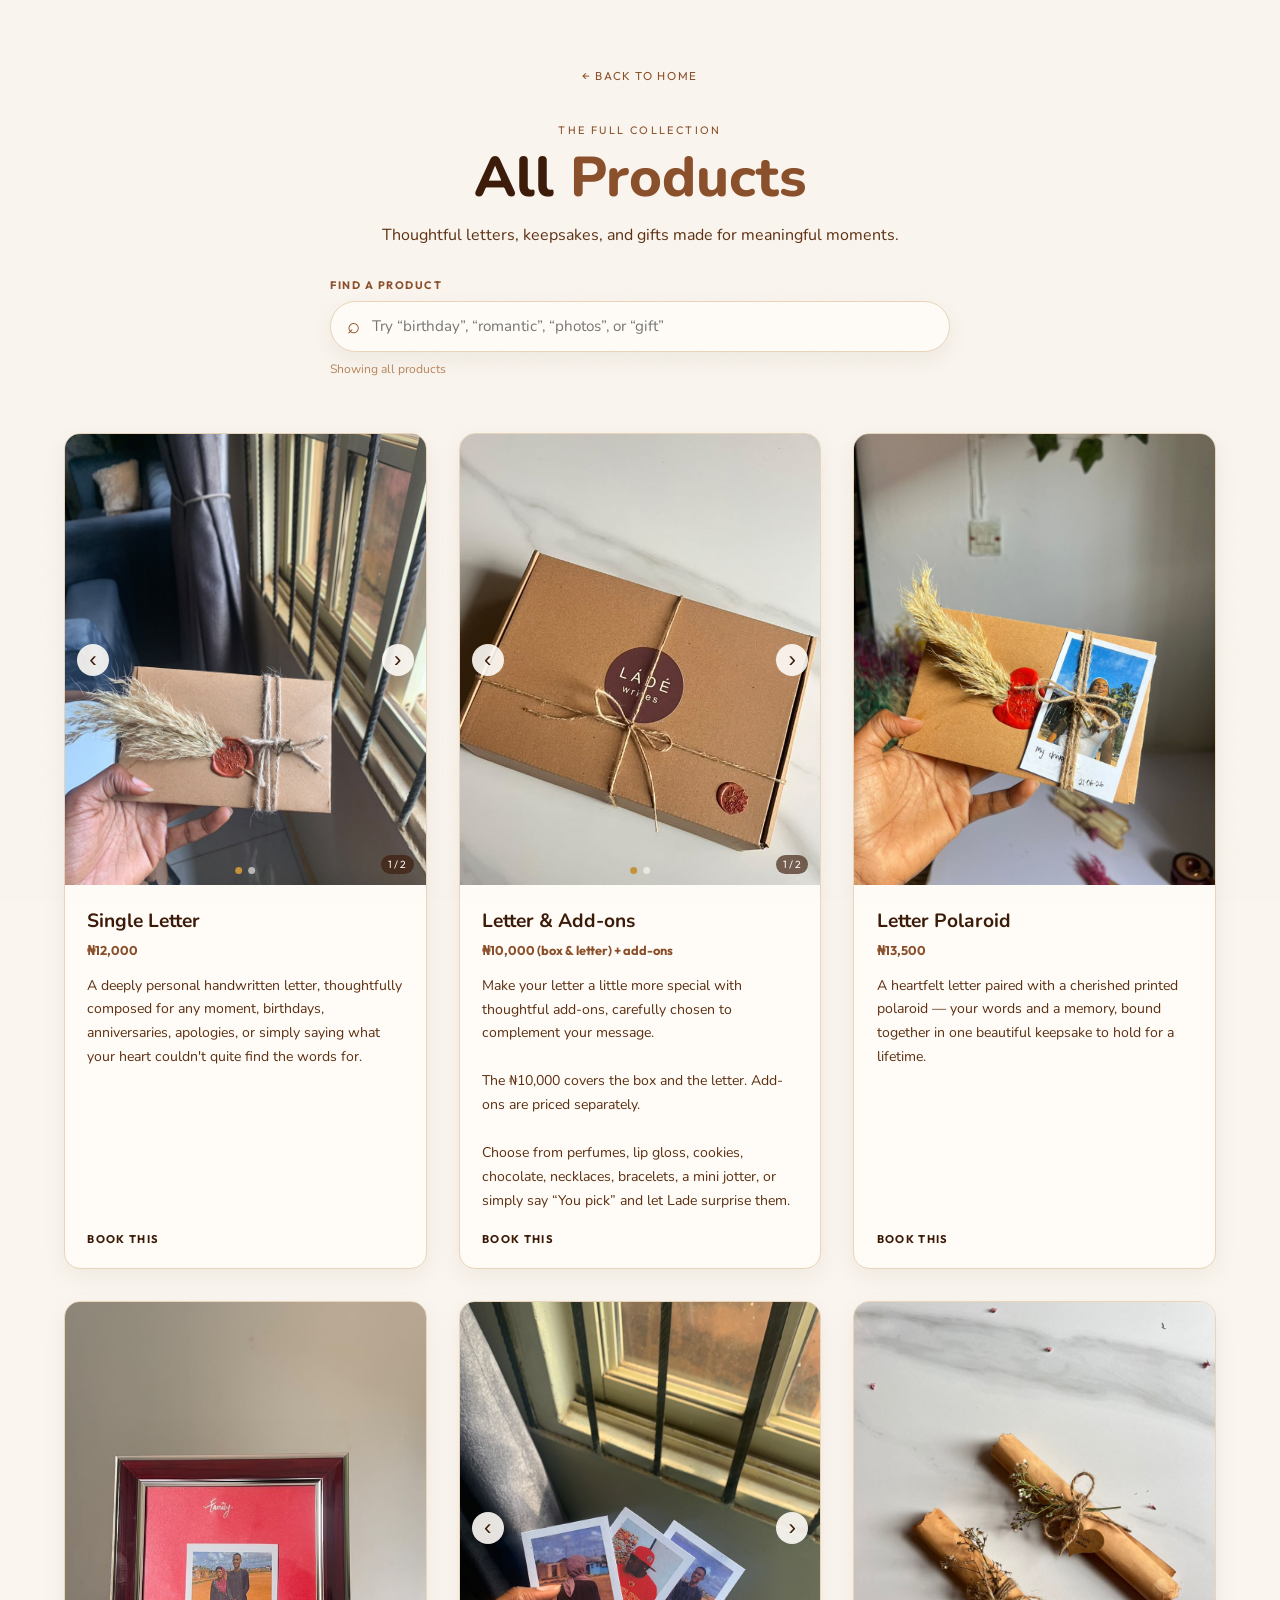
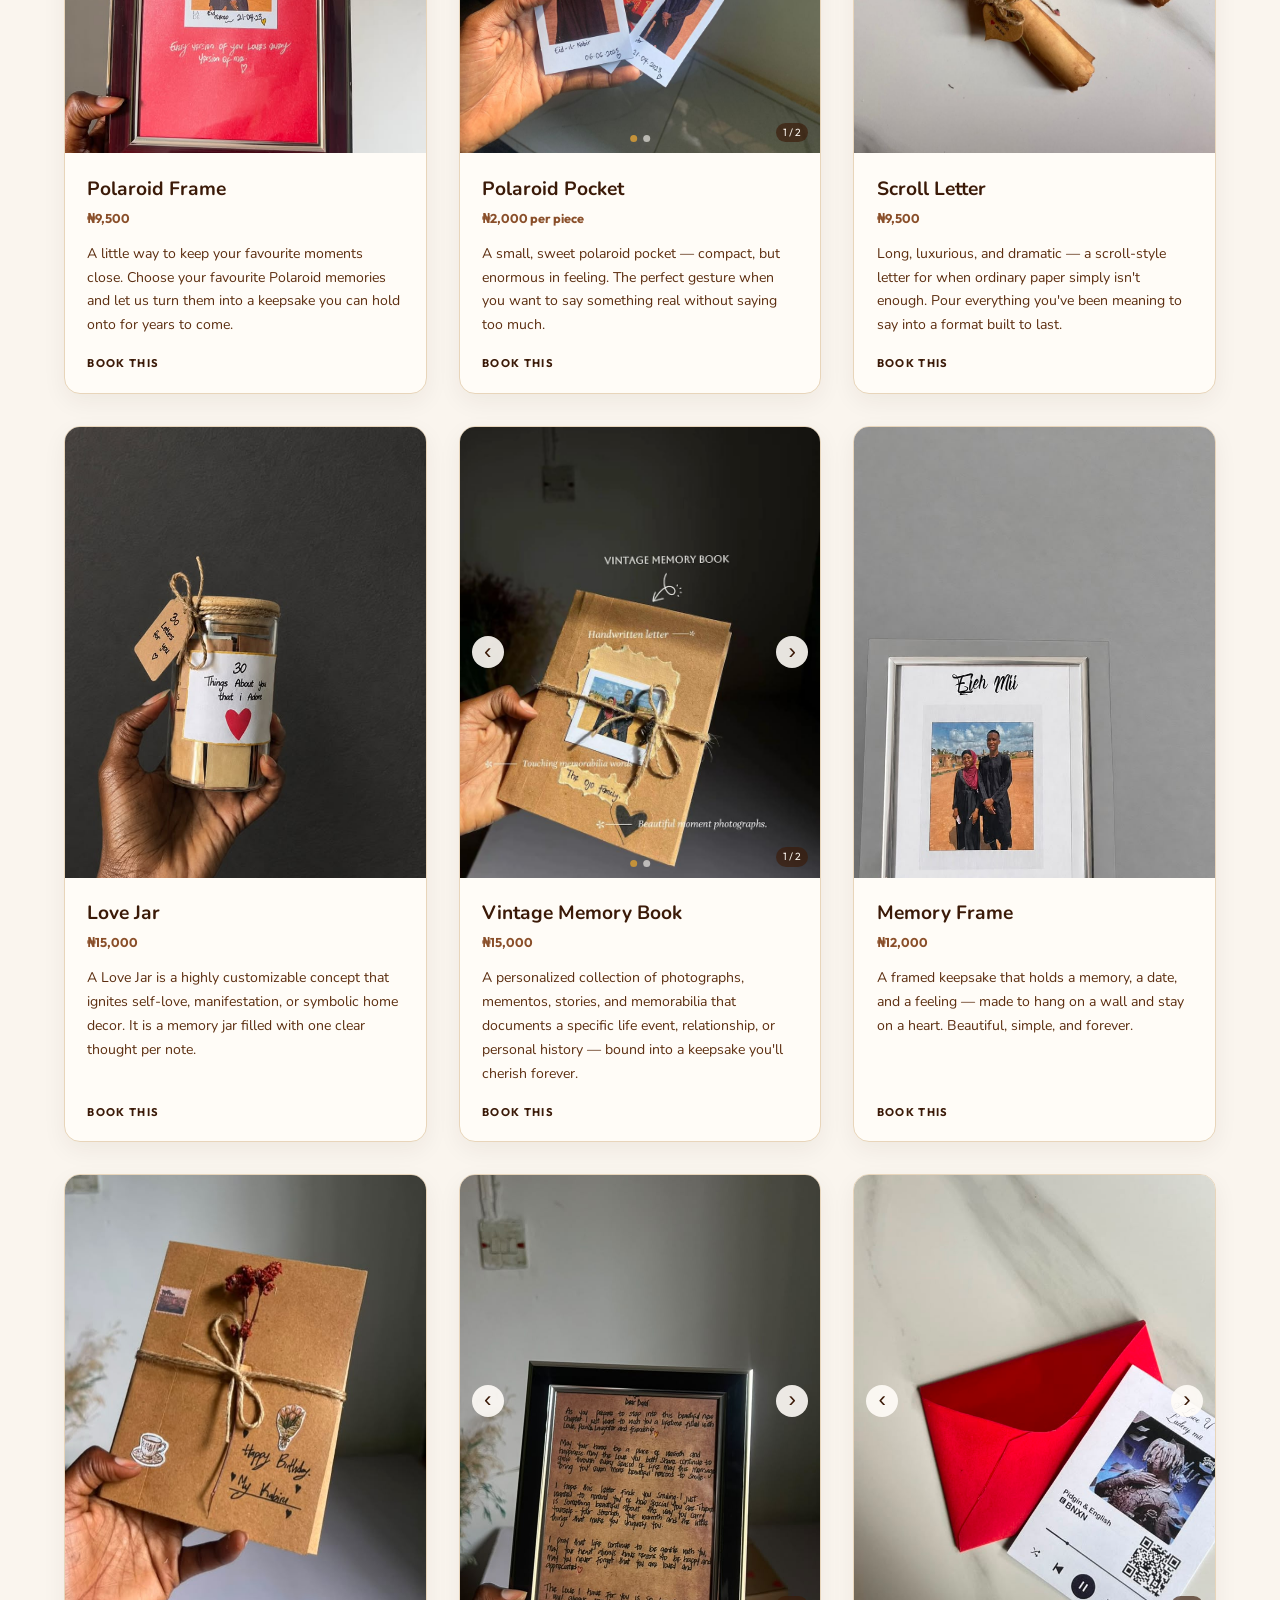
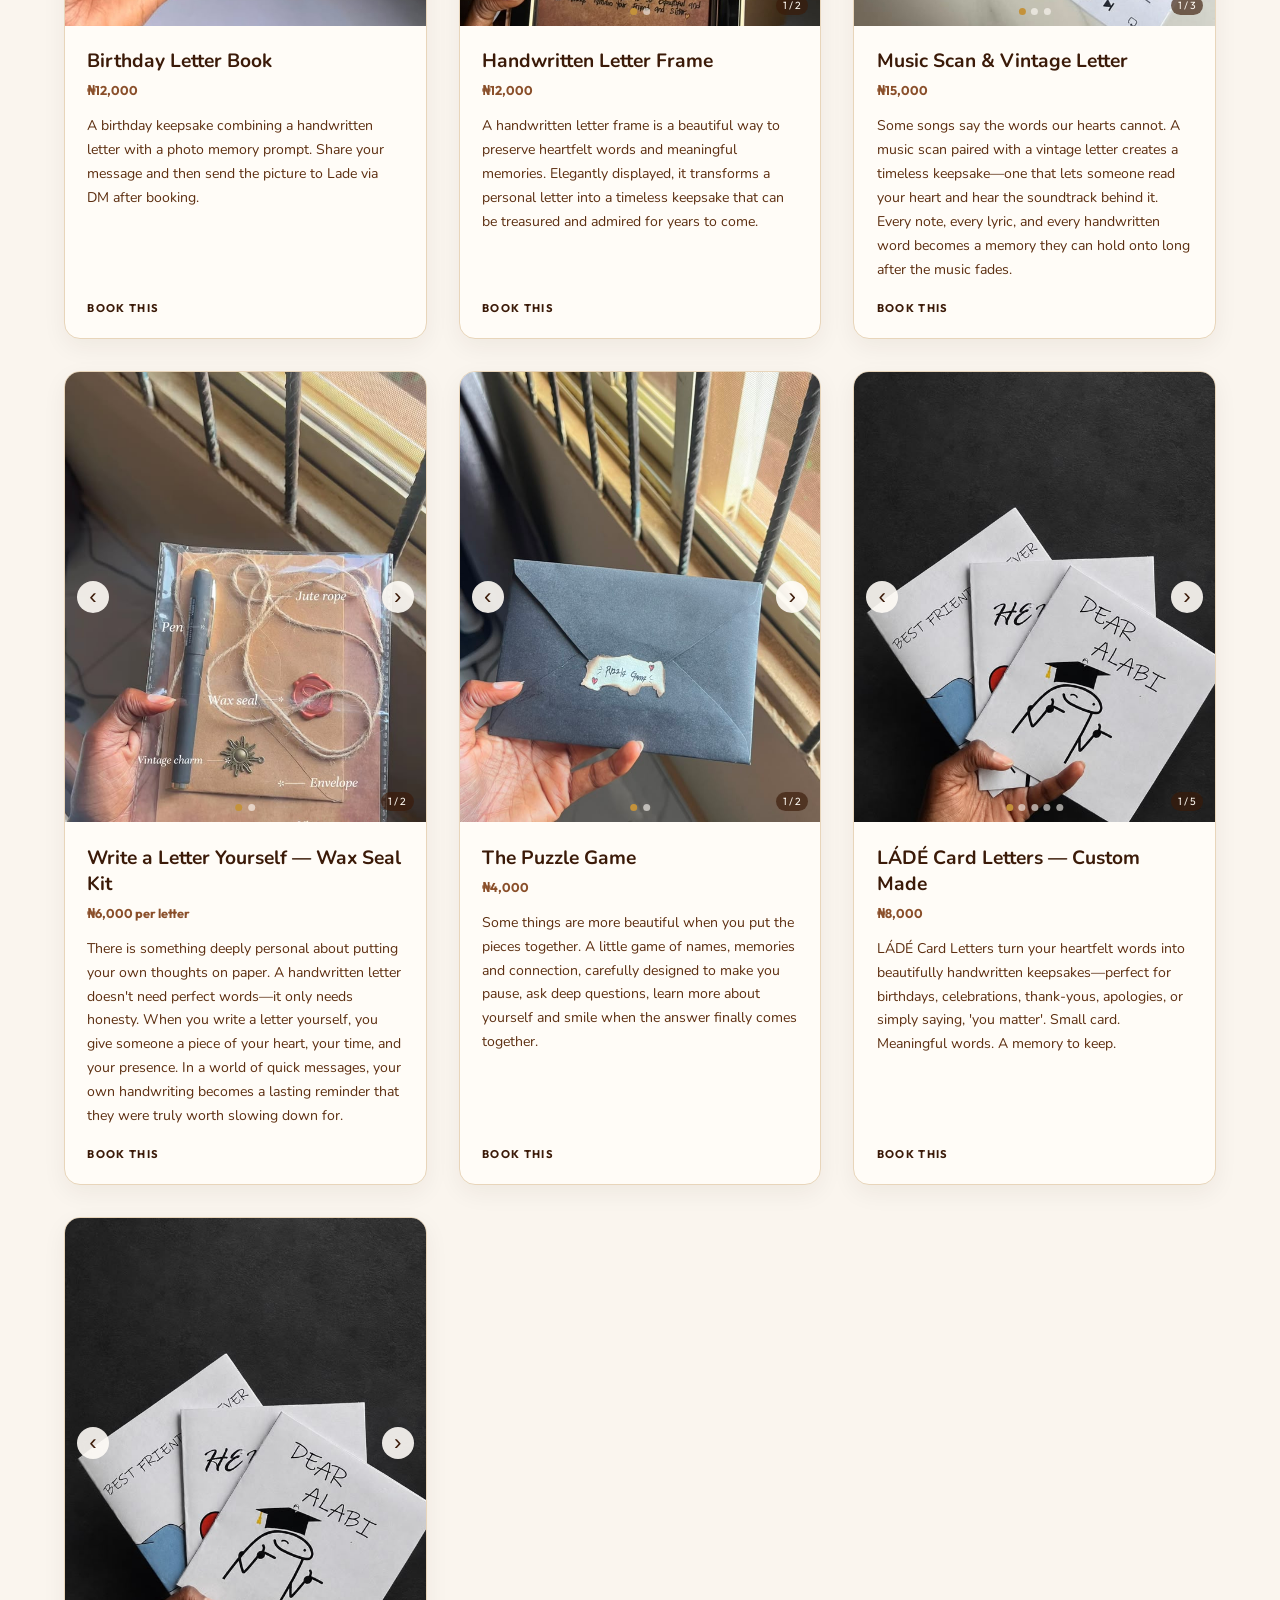
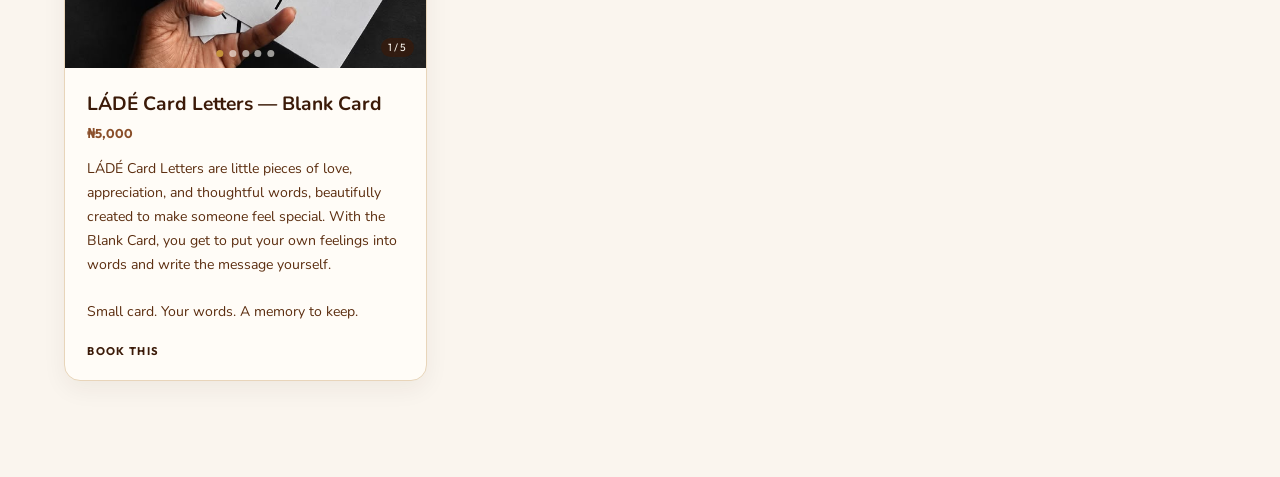
<file: allproducts.html>
<!doctype html>
<html lang="en">
  <head>
    <meta charset="UTF-8" />
    <meta name="viewport" content="width=device-width, initial-scale=1.0" />
    <title>All Products — Lade Writes</title>
    <link rel="preconnect" href="https://fonts.googleapis.com" />
    <link rel="preconnect" href="https://fonts.gstatic.com" crossorigin />
    <link
      href="https://fonts.googleapis.com/css2?family=Nunito:wght@300;400;500;600;700;800;900&family=Outfit:wght@300;400;500;600;700&display=swap"
      rel="stylesheet"
    />
    <link rel="stylesheet" href="style.css" />
  </head>
  <body class="catalog-page">
    <header class="catalog-header">
      <a href="index.html" class="catalog-back">← Back to Home</a>
      <div class="sec-tag">The Full Collection</div>
      <h1 class="sec-title">All <span>Products</span></h1>
      <p>
        Thoughtful letters, keepsakes, and gifts made for meaningful moments.
      </p>
      <div class="catalog-search">
        <label for="productSearch">Find a product</label>
        <div class="catalog-search-box">
          <span aria-hidden="true">⌕</span>
          <input
            id="productSearch"
            type="search"
            placeholder="Try “birthday”, “romantic”, “photos”, or “gift”"
            autocomplete="off"
          />
        </div>
        <p class="catalog-search-hint" id="searchStatus" aria-live="polite">
          Showing all products
        </p>
      </div>
    </header>

    <main class="catalog-grid" id="catalogGrid"></main>
  </body>
  <script>
    // [name, price, images, description, variants (optional)]
    const products = [
      [
        "Single Letter",
        "₦12,000",
        ["singleletter.jpeg", "SINGLE 1.jpeg"],
        "A deeply personal handwritten letter, thoughtfully composed for any moment, birthdays, anniversaries, apologies, or simply saying what your heart couldn't quite find the words for.",
      ],
      [
        "Letter & Add-ons",
        "₦10,000 (box & letter) + add-ons",
        ["letteradson.jpeg", "letteradson2.jpeg"],
        "Make your letter a little more special with thoughtful add-ons, carefully chosen to complement your message.\n\nThe ₦10,000 covers the box and the letter. Add-ons are priced separately.\n\nChoose from perfumes, lip gloss, cookies, chocolate, necklaces, bracelets, a mini jotter, or simply say “You pick” and let Lade surprise them.",
      ],
      [
        "Letter Polaroid",
        "₦13,500",
        ["LETTERPOLAROID.jpeg"],
        "A heartfelt letter paired with a cherished printed polaroid — your words and a memory, bound together in one beautiful keepsake to hold for a lifetime.",
      ],
      [
        "Polaroid Frame",
        "₦9,500",
        ["polaroidframe.jpeg"],
        "A little way to keep your favourite moments close. Choose your favourite Polaroid memories and let us turn them into a keepsake you can hold onto for years to come.",
      ],
      [
        "Polaroid Pocket",
        "₦2,000 per piece",
        ["POLA 1.jpeg", "POLA 2.jpeg"],
        "A small, sweet polaroid pocket — compact, but enormous in feeling. The perfect gesture when you want to say something real without saying too much.",
      ],
      [
        "Scroll Letter",
        "₦9,500",
        ["SCROLL1.jpeg"],
        "Long, luxurious, and dramatic — a scroll-style letter for when ordinary paper simply isn't enough. Pour everything you've been meaning to say into a format built to last.",
      ],
      [
        "Love Jar",
        "₦15,000",
        ["love jar.jpeg"],
        "A Love Jar is a highly customizable concept that ignites self-love, manifestation, or symbolic home decor. It is a memory jar filled with one clear thought per note.",
      ],
      [
        "Vintage Memory Book",
        "₦15,000",
        ["vintage-memory-book 2.jpeg", "vintage-memory-book.jpeg"],
        "A personalized collection of photographs, mementos, stories, and memorabilia that documents a specific life event, relationship, or personal history — bound into a keepsake you'll cherish forever.",
      ],
      [
        "Memory Frame",
        "₦12,000",
        ["memory-book.jpeg"],
        "A framed keepsake that holds a memory, a date, and a feeling — made to hang on a wall and stay on a heart. Beautiful, simple, and forever.",
      ],
      [
        "Birthday Letter Book",
        "₦12,000",
        ["birthday 1.jpeg"],
        "A birthday keepsake combining a handwritten letter with a photo memory prompt. Share your message and then send the picture to Lade via DM after booking.",
      ],
      [
        "Handwritten Letter Frame",
        "₦12,000",
        ["handwrittenframe2.jpeg", "hand2.jpeg"],
        "A handwritten letter frame is a beautiful way to preserve heartfelt words and meaningful memories. Elegantly displayed, it transforms a personal letter into a timeless keepsake that can be treasured and admired for years to come.",
      ],
      [
        "Music Scan & Vintage Letter",
        "₦15,000",
        ["music 1.jpeg", "music 2.jpeg", "music 3.jpeg"],
        "Some songs say the words our hearts cannot. A music scan paired with a vintage letter creates a timeless keepsake—one that lets someone read your heart and hear the soundtrack behind it. Every note, every lyric, and every handwritten word becomes a memory they can hold onto long after the music fades.",
      ],
      [
        "Write a Letter Yourself",
        "₦6,000 per letter",
        ["personalletter1.jpeg", "driedflowers.jpeg"],
        "There is something deeply personal about putting your own thoughts on paper. A handwritten letter doesn't need perfect words—it only needs honesty. When you write a letter yourself, you give someone a piece of your heart, your time, and your presence. In a world of quick messages, your own handwriting becomes a lasting reminder that they were truly worth slowing down for.",
        [
          {
            name: "Write a Letter Yourself — Wax Seal Kit",
            price: "₦6,000 per letter",
          },
          {
            name: "Write a Letter Yourself — Dried Flowers Kit",
            price: "₦5,000 per letter",
          },
        ],
      ],
      [
        "The Puzzle Game",
        "₦4,000",
        ["puzzle 1.jpeg", "puzzle 2.jpeg"],
        "Some things are more beautiful when you put the pieces together. A little game of names, memories and connection, carefully designed to make you pause, ask deep questions, learn more about yourself and smile when the answer finally comes together.",
      ],
      [
        "LÁDÉ Card Letters — Custom Made",
        "₦8,000",
        [
          "card 1.jpeg",
          "card 2.jpeg",
          "card 3.jpeg",
          "card 4.jpeg",
          "card 5.jpeg",
        ],
        "LÁDÉ Card Letters turn your heartfelt words into beautifully handwritten keepsakes—perfect for birthdays, celebrations, thank-yous, apologies, or simply saying, 'you matter'. Small card. Meaningful words. A memory to keep.",
      ],
      [
        "LÁDÉ Card Letters — Blank Card",
        "₦5,000",
        [
          "card 1.jpeg",
          "card 2.jpeg",
          "card 3.jpeg",
          "card 4.jpeg",
          "card 5.jpeg",
        ],
        "LÁDÉ Card Letters are little pieces of love, appreciation, and thoughtful words, beautifully created to make someone feel special. With the Blank Card, you get to put your own feelings into words and write the message yourself. \n\nSmall card. Your words. A memory to keep.",
      ],
    ];

    const productKeywords = {
      "Single Letter":
        "gift romantic love apology anniversary personal message",
      "Letter & Add-ons":
        "gift box add-ons addons perfume lipgloss lip gloss cookies chocolate necklace bracelet jotter notebook surprise you pick",
      "Letter Polaroid": "gift romantic love photo memory anniversary keepsake",
      "Polaroid Frame":
        "gift favourite favorite photos pictures memories keepsake framed polaroids",
      "Polaroid Pocket": "gift photo picture memory small keepsake",
      "Scroll Letter": "gift romantic dramatic long letter keepsake",
      "Love Jar": "gift romantic love self love notes manifestation decor",
      "Vintage Memory Book":
        "gift photos memories family relationship anniversary keepsake",
      "Memory Frame": "gift photo memory date wall keepsake anniversary",
      "Birthday Letter Book": "birthday gift photos keepsake celebration",
      "Handwritten Letter Frame":
        "gift handwritten romantic love photo frame keepsake",
      "Music Scan & Vintage Letter":
        "gift romantic music song lyrics handwritten letter",
      "Write a Letter Yourself":
        "DIY gift handwritten personal message letter wax seal dried flowers kit",
      "The Puzzle Game": "game gift romantic questions memories relationship",
      "LÁDÉ Card Letters — Custom Made":
        "gift birthday thank you appreciation custom handwritten card",
      "LÁDÉ Card Letters — Blank Card":
        "gift birthday thank you DIY blank card write message",
    };

    const grid = document.getElementById("catalogGrid");
    const searchInput = document.getElementById("productSearch");
    const searchStatus = document.getElementById("searchStatus");

    function renderProducts(searchTerm = "") {
      const query = searchTerm.trim().toLowerCase();
      const matchingProducts = products.filter(
        ([name, price, , description]) => {
          const searchableText =
            `${name} ${price} ${description} ${productKeywords[name] || ""}`.toLowerCase();
          return (
            !query ||
            query.split(/\s+/).every((word) => searchableText.includes(word))
          );
        },
      );
      grid.innerHTML = "";
      searchStatus.textContent = query
        ? `${matchingProducts.length} product${matchingProducts.length === 1 ? "" : "s"} found`
        : "Showing all products";

      matchingProducts.forEach(
        ([name, price, images, description, variants], productIndex) => {
          const galleryId = "catalog-gallery-" + productIndex;
          const encodedName = encodeURIComponent(name);
          const article = document.createElement("article");
          article.className = "catalog-card";
          article.innerHTML = `
        <div class="catalog-gallery" id="${galleryId}">
          ${images.map((image, index) => `<img class="catalog-slide ${index === 0 ? "active" : ""}" src="${image}" alt="${name} ${index + 1}">`).join("")}
          ${images.length > 1 ? `<button class="catalog-prev" aria-label="Previous image">‹</button><button class="catalog-next" aria-label="Next image">›</button><div class="catalog-dots">${images.map((_, index) => `<button class="catalog-dot ${index === 0 ? "active" : ""}" aria-label="Show image ${index + 1}"></button>`).join("")}</div><span class="catalog-count">1 / ${images.length}</span>` : ""}
        </div>
        <div class="catalog-card-body"><h2 class="cat-name">${name}</h2><strong class="cat-price">${price}</strong><p>${description.replaceAll("\n\n", "<br><br>")}</p><a class="cat-book" href="book.html?offering=${encodedName}">Book This</a></div>`;
          grid.appendChild(article);
          const slides = [...article.querySelectorAll(".catalog-slide")];
          if (slides.length > 1) {
            let current = 0;
            const count = article.querySelector(".catalog-count");
            const dots = [...article.querySelectorAll(".catalog-dot")];
            const show = (next) => {
              current = (next + slides.length) % slides.length;
              slides.forEach((slide, index) =>
                slide.classList.toggle("active", index === current),
              );
              dots.forEach((dot, index) =>
                dot.classList.toggle("active", index === current),
              );
              count.textContent = `${current + 1} / ${slides.length}`;
              if (variants) {
                const v = variants[current];
                article.querySelector(".cat-name").textContent = v.name;
                article.querySelector(".cat-price").textContent = v.price;
                article.querySelector(".cat-book").href =
                  "book.html?offering=" + encodeURIComponent(v.name);
              }
            };
            article.querySelector(".catalog-prev").onclick = () =>
              show(current - 1);
            article.querySelector(".catalog-next").onclick = () =>
              show(current + 1);
            dots.forEach((dot, index) => (dot.onclick = () => show(index)));
            if (variants) show(0);
          }
        },
      );

      if (!matchingProducts.length) {
        grid.innerHTML = `<div class="catalog-empty"><strong>No matching products</strong><span>Try “letter”, “photo”, “birthday”, “card”, or “gift”.</span></div>`;
      }
    }

    searchInput.addEventListener("input", (event) =>
      renderProducts(event.target.value),
    );
    renderProducts();
  </script>
</html>
</file>
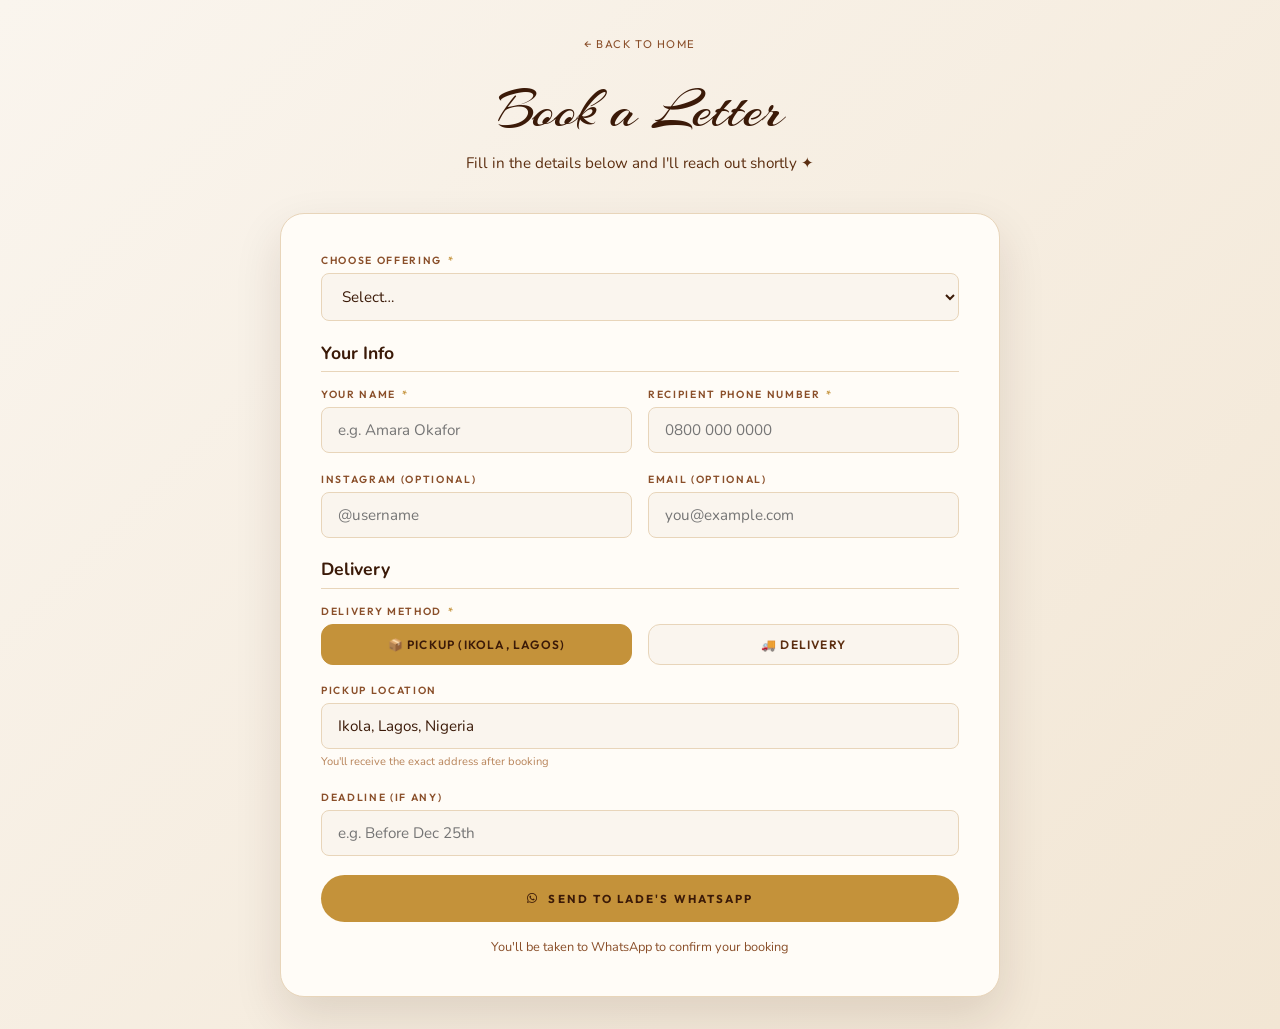
<file: book.html>
<!doctype html>
<html lang="en">
  <head>
    <meta charset="UTF-8" />
    <meta name="viewport" content="width=device-width,initial-scale=1.0" />
    <title>Book a Letter — Lade Writes</title>
    <link rel="preconnect" href="https://fonts.googleapis.com" />
    <link rel="preconnect" href="https://fonts.gstatic.com" crossorigin />
    <link
      href="https://fonts.googleapis.com/css2?family=Nunito:wght@300;400;500;600;700;800;900&family=Outfit:wght@300;400;500;600;700&display=swap"
      rel="stylesheet"
    />
    <link
      href="https://fonts.googleapis.com/css2?family=Arizonia&display=swap"
      rel="stylesheet"
    />
    <link
      rel="stylesheet"
      href="https://cdnjs.cloudflare.com/ajax/libs/font-awesome/6.5.1/css/all.min.css"
    />
    <style>
      :root {
        --brown: #3b1a08;
        --brown-2: #5c2e10;
        --brown-3: #8a4f2a;
        --brown-4: #b8845a;
        --sand: #e8d5ba;
        --sand-2: #f2e6d4;
        --sand-3: #faf5ee;
        --cream: #fffcf7;
        --gold: #c4923a;
        --gold-2: #e8b86d;
        --ink: #1c0d04;
        --soft-bg: #f5ede3;
        --f-display: "Nunito", sans-serif;
        --f-script: "Arizonia", cursive;
        --f-body: "Nunito", sans-serif;
        --f-ui: "Outfit", "Segoe UI", sans-serif;
      }
      *,
      *::before,
      *::after {
        box-sizing: border-box;
        margin: 0;
        padding: 0;
      }
      body {
        background: linear-gradient(
          135deg,
          var(--sand-3) 0%,
          var(--sand-2) 100%
        );
        font-family: var(--f-body);
        min-height: 100vh;
        padding: 2rem 1.5rem;
      }
      .booking-header {
        text-align: center;
        margin-bottom: 2.5rem;
      }
      .booking-header a {
        display: inline-block;
        margin-bottom: 1.5rem;
        font-family: var(--f-ui);
        font-size: 0.7rem;
        letter-spacing: 0.14em;
        text-transform: uppercase;
        color: var(--brown-3);
        text-decoration: none;
        transition: color 0.2s;
      }
      .booking-header a:hover {
        color: var(--brown);
      }
      .booking-header h1 {
        font-family: var(--f-script);
        font-size: clamp(2.5rem, 6vw, 3.5rem);
        font-weight: 400;
        color: var(--brown);
        margin-bottom: 0.5rem;
      }
      .booking-header p {
        font-family: var(--f-body);
        font-size: 0.95rem;
        color: var(--brown-2);
      }
      .booking-card {
        max-width: 720px;
        margin: 0 auto;
        background: var(--cream);
        padding: 2.5rem;
        border-radius: 24px;
        box-shadow: 0 20px 48px rgba(59, 26, 8, 0.12);
        border: 1px solid var(--sand);
      }
      .m-pill {
        background: var(--sand-2);
        padding: 0.85rem 1.2rem;
        display: flex;
        justify-content: space-between;
        align-items: center;
        margin-bottom: 1.8rem;
        font-family: var(--f-ui);
        font-size: 0.75rem;
        letter-spacing: 0.06em;
        color: var(--brown-2);
        border-radius: 12px;
      }
      .m-pill strong {
        color: var(--brown);
      }
      .m-price {
        background: var(--gold);
        color: var(--brown);
        font-weight: 700;
        padding: 0.3rem 0.8rem;
        font-size: 0.65rem;
        letter-spacing: 0.12em;
        text-transform: uppercase;
        border-radius: 20px;
      }
      .fg {
        margin-bottom: 1.2rem;
      }
      .fg label {
        display: block;
        font-family: var(--f-ui);
        font-size: 0.65rem;
        letter-spacing: 0.16em;
        text-transform: uppercase;
        color: var(--brown-3);
        margin-bottom: 0.4rem;
        font-weight: 600;
      }
      .fg input,
      .fg textarea,
      .fg select {
        width: 100%;
        background: var(--sand-3);
        border: 1.5px solid var(--sand);
        padding: 0.75rem 1rem;
        font-family: var(--f-body);
        font-size: 0.95rem;
        color: var(--brown);
        outline: none;
        transition: border-color 0.2s;
        resize: vertical;
        border-radius: 8px;
      }
      .fg input:focus,
      .fg textarea:focus,
      .fg select:focus {
        border-color: var(--brown-2);
      }
      .fg textarea {
        min-height: 90px;
      }
      .fg-row {
        display: grid;
        grid-template-columns: 1fr 1fr;
        gap: 1rem;
      }

      /* Delivery toggle */
      .delivery-toggle {
        display: flex;
        gap: 1rem;
        margin-bottom: 1rem;
      }
      .delivery-option {
        flex: 1;
        text-align: center;
        cursor: pointer;
      }
      .delivery-option input {
        display: none;
      }
      .delivery-option label {
        display: block;
        padding: 0.75rem;
        background: var(--sand-3);
        border: 1.5px solid var(--sand);
        border-radius: 12px;
        font-family: var(--f-ui);
        font-size: 0.75rem;
        font-weight: 600;
        letter-spacing: 0.1em;
        color: var(--brown-2);
        cursor: pointer;
        transition: all 0.2s;
        margin-bottom: 0;
      }
      .delivery-option input:checked + label {
        background: var(--gold);
        border-color: var(--gold);
        color: var(--brown);
      }

      /* Quantity row */
      .qty-row {
        display: flex;
        align-items: center;
        gap: 0.8rem;
        margin-top: 0.5rem;
      }
      .qty-label {
        font-family: var(--f-ui);
        font-size: 0.65rem;
        letter-spacing: 0.12em;
        text-transform: uppercase;
        color: var(--brown-3);
        font-weight: 600;
      }
      .qty-btn {
        width: 32px;
        height: 32px;
        border-radius: 50%;
        border: 1.5px solid var(--brown);
        background: none;
        cursor: pointer;
        font-size: 1.1rem;
        color: var(--brown);
        display: flex;
        align-items: center;
        justify-content: center;
        font-weight: 700;
        transition: all 0.2s;
      }
      .qty-btn:hover {
        background: var(--brown);
        color: var(--sand-3);
      }
      .qty-val {
        font-family: var(--f-display);
        font-size: 1.1rem;
        font-weight: 800;
        color: var(--brown);
        min-width: 24px;
        text-align: center;
      }
      .qty-total {
        font-family: var(--f-ui);
        font-size: 0.8rem;
        color: var(--gold);
        font-weight: 700;
      }

      /* Word counter */
      .word-counter {
        text-align: right;
        font-size: 0.7rem;
        font-family: var(--f-ui);
        color: var(--brown-4);
        margin-top: 0.3rem;
      }
      .word-counter.warning {
        color: #d97706;
      }
      .word-counter.limit {
        color: #dc2626;
      }

      /* Dynamic fields container */
      .dynamic-fields {
        margin-top: 0.5rem;
      }
      .dfield {
        display: none;
      }
      .dfield.show {
        display: block;
      }
      .dfield-row {
        display: none;
      }
      .dfield-row.show {
        display: grid;
        grid-template-columns: 1fr 1fr;
        gap: 1rem;
      }

      /* Info note */
      .info-note {
        background: var(--sand-2);
        border-left: 3px solid var(--gold);
        padding: 0.7rem 1rem;
        font-family: var(--f-body);
        font-size: 0.85rem;
        color: var(--brown-2);
        border-radius: 0 8px 8px 0;
        margin-bottom: 1.2rem;
      }

      .m-submit {
        width: 100%;
        background: var(--gold);
        color: var(--brown);
        font-weight: 700;
        border: none;
        padding: 1rem;
        font-family: var(--f-ui);
        font-size: 0.72rem;
        letter-spacing: 0.18em;
        text-transform: uppercase;
        cursor: pointer;
        display: flex;
        align-items: center;
        justify-content: center;
        gap: 0.6rem;
        margin-top: 0.8rem;
        transition: background 0.2s;
        border-radius: 40px;
      }
      .m-submit:hover {
        background: var(--brown-2);
        color: var(--sand-3);
      }
      .m-note {
        text-align: center;
        font-family: var(--f-body);
        font-size: 0.8rem;
        color: var(--brown-3);
        margin-top: 1rem;
      }
      .required-star {
        color: var(--gold);
        margin-left: 2px;
      }
      hr {
        margin: 1.5rem 0;
        border: none;
        border-top: 1px solid var(--sand);
      }
      .section-title {
        font-family: var(--f-body);
        font-size: 1.1rem;
        color: var(--brown);
        margin-bottom: 1rem;
        font-weight: 700;
        padding-bottom: 0.4rem;
        border-bottom: 1px solid var(--sand);
      }

      @media (max-width: 650px) {
        body {
          padding: 1.5rem 1rem;
        }
        .booking-card {
          padding: 1.8rem;
        }
        .fg-row,
        .dfield-row {
          grid-template-columns: 1fr;
          gap: 0;
        }
      }
    </style>
  </head>
  <body>
    <div class="booking-header">
      <a href="index.html">← Back to Home</a>
      <h1>Book a Letter</h1>
      <p>Fill in the details below and I'll reach out shortly ✦</p>
    </div>

    <div class="booking-card">
      <!-- Selected offering pill -->
      <div class="m-pill" id="mPill" style="display: none">
        <span>Selected: <strong id="mName"></strong></span>
        <span class="m-price" id="mPrice" style="display: none"></span>
      </div>

      <!-- ── OFFERING ── -->
      <div class="fg">
        <label>Choose offering <span class="required-star">*</span></label>
        <select id="fOffering">
          <option value="">Select…</option>
          <option value="Single Letter" data-price="12000">
            Single Letter — ₦12,000
          </option>
          <option
            value="Write a Letter Yourself — Wax Seal Kit"
            data-price="6000"
          >
            Write a Letter Yourself (Wax Seal Kit) — ₦6,000
          </option>
          <option
            value="Write a Letter Yourself — Dried Flowers Kit"
            data-price="5000"
          >
            Write a Letter Yourself (Dried Flowers Kit) — ₦5,000
          </option>
          <option value="Music Scan & Vintage Letter" data-price="15000">
            Music Scan &amp; Vintage Letter — ₦15,000
          </option>
          <option value="Birthday Letter Book" data-price="12000">
            Birthday Letter Book — ₦12,000
          </option>
          <option value="Scroll Letter" data-price="9500">
            Scroll Letter — ₦9,500
          </option>
          <option value="Letter Polaroid" data-price="13500">
            Letter Polaroid — ₦13,500
          </option>
          <option value="Polaroid Frame" data-price="9500">
            Polaroid Frame — ₦9,500
          </option>

          <option value="Letter & Add-ons" data-price="10000">
            Letter &amp; Add-ons — ₦10,000 (add-ons extra)
          </option>
          <option value="Memory Frame" data-price="12000">
            Memory Frame — ₦12,000
          </option>
          <option value="Polaroid Pocket" data-price="2000">
            Polaroid Pocket — ₦2,000 per piece
          </option>
          <option value="Love Jar" data-price="15000">
            Love Jar — ₦15,000
          </option>
          <option value="Vintage Memory Book" data-price="15000">
            Vintage Memory Book — ₦15,000
          </option>

          <option value="Handwritten Letter Frame" data-price="12000">
            Handwritten Letter Frame — ₦12,000
          </option>
          <option value="Family Letter" data-price="">
            Family Letter — Price on request
          </option>
          <option value="LÁDÉ Card Letters — Custom Made" data-price="8000">
            LÁDÉ Card Letters — Custom Made — ₦8,000
          </option>
          <option value="LÁDÉ Card Letters — Blank Card" data-price="5000">
            LÁDÉ Card Letters — Blank Card — ₦5,000
          </option>
          <option value="The Puzzle Game" data-price="4000">
            The Puzzle Game 🧩 — ₦4,000
          </option>
        </select>
      </div>

      <!-- ── ALWAYS PRESENT: Client Info ── -->
      <div class="section-title">Your Info</div>
      <div class="fg-row">
        <div class="fg">
          <label>Your Name <span class="required-star">*</span></label>
          <input type="text" id="fName" placeholder="e.g. Amara Okafor" />
        </div>
        <div class="fg">
          <label
            >Recipient phone number <span class="required-star">*</span></label
          >
          <input type="tel" id="fRecipientNumber" placeholder="0800 000 0000" />
        </div>
      </div>
      <div class="fg-row">
        <div class="fg">
          <label>Instagram (optional)</label>
          <input type="text" id="fInsta" placeholder="@username" />
        </div>
        <div class="fg">
          <label>Email (optional)</label>
          <input type="email" id="fEmail" placeholder="you@example.com" />
        </div>
      </div>

      <!-- ── ALWAYS PRESENT: Delivery ── -->
      <div class="section-title">Delivery</div>
      <div class="fg">
        <label>Delivery method <span class="required-star">*</span></label>
        <div class="delivery-toggle">
          <div class="delivery-option">
            <input
              type="radio"
              name="deliveryMethod"
              id="optPickup"
              value="pickup"
              checked
            />
            <label for="optPickup">📦 Pickup (Ikola, Lagos)</label>
          </div>
          <div class="delivery-option">
            <input
              type="radio"
              name="deliveryMethod"
              id="optDelivery"
              value="delivery"
            />
            <label for="optDelivery">🚚 Delivery</label>
          </div>
        </div>
      </div>
      <div class="fg" id="pickupLocationWrap">
        <label>Pickup Location</label>
        <input type="text" id="fPickupLocation" value="Ikola, Lagos, Nigeria" />
        <small style="font-size: 0.7rem; color: var(--brown-4)"
          >You'll receive the exact address after booking</small
        >
      </div>
      <div class="fg" id="deliveryAddressWrap" style="display: none">
        <label>Delivery Address <span class="required-star">*</span></label>
        <textarea
          id="fDeliveryAddress"
          rows="3"
          placeholder="Full delivery address (street, landmark, city, state)"
        ></textarea>
        <small style="font-size: 0.7rem; color: var(--brown-4)"
          >Delivery fees may apply based on location</small
        >
      </div>

      <!-- ── ALWAYS PRESENT: Deadline ── -->
      <div class="fg">
        <label>Deadline (if any)</label>
        <input type="text" id="fDeadline" placeholder="e.g. Before Dec 25th" />
      </div>

      <!-- ══════════════════════════════════════════════
           DYNAMIC SECTION — changes per offering
      ══════════════════════════════════════════════ -->
      <div id="dynamicSection" style="display: none">
        <div class="section-title" id="dynamicTitle">Order Details</div>

        <!-- LETTER FIELDS (Single Letter, Scroll Letter, Letter Polaroid) -->
        <div class="dfield" id="df-letter-recipient">
          <div class="fg">
            <label
              >Who is the letter for?
              <span class="required-star">*</span></label
            >
            <input
              type="text"
              id="fLetterRecipient"
              placeholder="e.g. My mum, Tunde, Best friend…"
            />
          </div>
        </div>
        <div class="dfield" id="df-birthday-date">
          <div class="fg">
            <label
              >Person's birthday <span class="required-star">*</span></label
            >
            <input
              type="text"
              id="fBirthdayDate"
              placeholder="e.g. Jan 3, 1990 or June 20"
            />
            <small style="font-size: 0.7rem; color: var(--brown-4)">
              This helps me write the greeting and timing.
            </small>
          </div>
        </div>
        <div class="dfield" id="df-letter-occasion">
          <div class="fg">
            <label>Occasion</label>
            <select id="fOccasion">
              <option value="">Select…</option>
              <option>Birthday</option>
              <option>Anniversary</option>
              <option>Graduation</option>
              <option>Apology</option>
              <option>Wedding / Proposal</option>
              <option>Just because</option>
              <option>Other</option>
            </select>
          </div>
        </div>
        <div class="dfield" id="df-letterpolaroid-date">
          <div class="fg">
            <label>Date to write on the Polaroid</label>
            <input
              type="text"
              id="fLetterPolaroidDate"
              placeholder="e.g. Dec 25, 2024 | The day we met"
            />
            <small style="font-size: 0.7rem; color: var(--brown-4)">
              This date will be written on the Polaroid.
            </small>
          </div>
        </div>
        <div class="dfield" id="df-letterpolaroid-pics">
          <div class="info-note">
            📸 Please send the image for the Polaroid to Lade on WhatsApp after
            booking. She'll confirm receipt in her DM.
          </div>
        </div>
        <div class="dfield" id="df-letter-words">
          <div class="fg">
            <label
              >Your own words / message
              <span class="required-star">*</span></label
            >
            <textarea
              id="fCustomWords"
              rows="7"
              placeholder="Write your message here (up to 300 words) — This will be handwritten exactly as you've written it.&#10;&#10;Tip: paragraphs, special memories, inside jokes — pour your heart out!"
            ></textarea>
            <p>Note: Additional text requires extra fee</p>
            <div class="word-counter" id="wordCounter">0 / 300 words</div>
          </div>
        </div>
        <div class="dfield" id="df-letter-vibe">
          <div class="fg">
            <label>Give me the vibes / directions</label>
            <textarea
              id="fVibe"
              rows="3"
              placeholder="Tell me about the person, the tone you want — happy, emotional, romantic, funny…"
            ></textarea>
          </div>
        </div>
        <div class="dfield" id="df-birthdaybook-pics">
          <div class="info-note">
            📸 Please send your birthday photos to Lade on WhatsApp after
            booking. She'll confirm receipt in her DM.
          </div>
        </div>

        <div class="dfield" id="df-puzzle-details">
          <div class="fg">
            <label
              >Names and memories to include
              <span class="required-star">*</span></label
            >
            <textarea
              id="fPuzzleMemories"
              rows="5"
              placeholder="Share the names, memories, inside jokes or meaningful moments that should become part of the puzzle…"
            ></textarea>
          </div>
          <div class="fg">
            <label>How should it feel?</label>
            <textarea
              id="fPuzzleVibe"
              rows="3"
              placeholder="Thoughtful, romantic, playful, deep, surprising…"
            ></textarea>
          </div>
        </div>

        <!-- MEMORY FRAME -->
        <div class="dfield" id="df-frame-recipient">
          <div class="fg">
            <label>Who is it for? <span class="required-star">*</span></label>
            <input
              type="text"
              id="fFrameRecipient"
              placeholder="e.g. My mum, Tunde…"
            />
          </div>
        </div>
        <div class="dfield" id="df-frame-date">
          <div class="fg">
            <label
              >Date to feature on the frame
              <span class="required-star">*</span></label
            >
            <input
              type="text"
              id="fFrameDate"
              placeholder="e.g. Dec 25, 2024 | Our 3rd anniversary | The day we met"
            />
            <small style="font-size: 0.7rem; color: var(--brown-4)"
              >This date will be featured on the Memory Frame</small
            >
          </div>
        </div>
        <div class="dfield" id="df-frame-occasion">
          <div class="fg">
            <label>Occasion</label>
            <select id="fFrameOccasion">
              <option value="">Select…</option>
              <option>Birthday</option>
              <option>Anniversary</option>
              <option>Graduation</option>
              <option>Wedding / Proposal</option>
              <option>Just because</option>
              <option>Other</option>
            </select>
          </div>
        </div>
        <div class="dfield" id="df-frame-vibe">
          <div class="fg">
            <label>Give me the vibes / directions</label>
            <textarea
              id="fFrameVibe"
              rows="3"
              placeholder="Describe the mood or theme you want for the frame…"
            ></textarea>
          </div>
        </div>
        <div class="dfield" id="df-polaroidframe-pics">
          <div class="info-note">
            📸 Please send your favourite Polaroid memories/photos to Lade on
            WhatsApp after booking.
          </div>
        </div>

        <!-- POLAROID POCKET -->
        <div class="dfield" id="df-pocket-qty">
          <div class="fg">
            <label
              >How many Polaroids would you like to order?
              <span class="required-star">*</span></label
            >
            <div class="qty-row">
              <span class="qty-label">Qty:</span>
              <button
                class="qty-btn"
                onclick="pocketQtyChange(-1)"
                type="button"
              >
                −
              </button>
              <span class="qty-val" id="pocketQtyVal">1</span>
              <button
                class="qty-btn"
                onclick="pocketQtyChange(1)"
                type="button"
              >
                +
              </button>
              <span class="qty-total" id="pocketQtyTotal">= ₦2,000</span>
            </div>
          </div>
        </div>
        <div class="dfield" id="df-pocket-date">
          <div class="fg">
            <label>Date to write on the Polaroid</label>
            <input
              type="text"
              id="fPocketDate"
              placeholder="e.g. Dec 25, 2024 | The day we met"
            />
            <small style="font-size: 0.7rem; color: var(--brown-4)"
              >This date will be written on each Polaroid</small
            >
          </div>
        </div>
        <div class="dfield" id="df-pocket-pics">
          <div class="info-note">
            📸 Please send your photos to Lade on WhatsApp after booking. She'll
            confirm receipt.
          </div>
        </div>

        <!-- WRITE A LETTER YOURSELF -->
        <div class="dfield" id="df-selfletter-qty">
          <div class="fg">
            <label>
              How many kit would you love to order?
              <span class="required-star">*</span>
            </label>

            <div class="qty-row">
              <span class="qty-label">Qty:</span>

              <button
                class="qty-btn"
                onclick="selfLetterQtyChange(-1)"
                type="button"
              >
                −
              </button>

              <span class="qty-val" id="selfLetterQtyVal">1</span>

              <button
                class="qty-btn"
                onclick="selfLetterQtyChange(1)"
                type="button"
              >
                +
              </button>

              <span class="qty-total" id="selfLetterQtyTotal">= ₦5,000</span>
            </div>
          </div>
        </div>

        <div class="dfield" id="df-selfletter-note">
          <div class="info-note">
            💌 Each kit contains everything you need to write your own
            handwritten letter beautifully.
          </div>
        </div>

        <!-- LOVE JAR -->
        <div class="dfield" id="df-lovejar-recipient">
          <div class="fg">
            <label
              >Who is the Love Jar for?
              <span class="required-star">*</span></label
            >
            <input
              type="text"
              id="fLoveJarRecipient"
              placeholder="e.g. Myself, My sister, Adaeze…"
            />
          </div>
        </div>
        <div class="dfield" id="df-lovejar-words">
          <div class="fg">
            <label
              >Send 20 beautiful words you would love to share
              <span class="required-star">*</span></label
            >
            <textarea
              id="fLoveJarWords"
              rows="4"
              placeholder="Write 20 beautiful words you will love to share in the jar…"
            ></textarea>
            <div class="word-counter" id="loveJarCounter">0 / 20 words</div>
          </div>
        </div>

        <!-- VINTAGE MEMORY BOOK -->
        <div class="dfield" id="df-membook-recipient">
          <div class="fg">
            <label
              >Who is the Memory Book for?
              <span class="required-star">*</span></label
            >
            <input
              type="text"
              id="fMemBookRecipient"
              placeholder="e.g. My mum, Tunde, Best friend…"
            />
          </div>
        </div>
        <div class="dfield" id="df-membook-occasion">
          <div class="fg">
            <label>Occasion</label>
            <select id="fMemBookOccasion">
              <option value="">Select…</option>
              <option>Birthday</option>
              <option>Anniversary</option>
              <option>Graduation</option>
              <option>Wedding</option>
              <option>Just because</option>
              <option>Other</option>
            </select>
          </div>
        </div>
        <div class="dfield" id="df-membook-photos">
          <div class="info-note">
            📷 Send 10 beautiful moments photographs you would love to share to
            Lade on WhatsApp after booking. She'll confirm receipt and guide you
            from there.
          </div>
        </div>
        <div class="dfield" id="df-membook-vibe">
          <div class="fg">
            <label>Give me the vibes / directions</label>
            <textarea
              id="fMemBookVibe"
              rows="3"
              placeholder="Tell me the story — people, places, memories you want captured…"
            ></textarea>
          </div>
        </div>

        <!-- FAMILY LETTER -->
        <div class="dfield" id="df-family-note">
          <div class="info-note">
            👨‍👩‍👧‍👦 Family Letter is a group letter for 5–10 members. This service is
            coordinated via WhatsApp. Lade will reach out to guide you through
            the process.
          </div>
        </div>
        <div class="dfield" id="df-family-count">
          <div class="fg">
            <label
              >How many family members?
              <span class="required-star">*</span></label
            >
            <input
              type="number"
              id="fFamilyCount"
              min="5"
              max="10"
              placeholder="e.g. 6"
            />
            <small style="font-size: 0.7rem; color: var(--brown-4)"
              >Minimum 5, maximum 10 members</small
            >
          </div>
        </div>
        <div class="dfield" id="df-family-vibe">
          <div class="fg">
            <label>Give me the vibes / directions</label>
            <textarea
              id="fFamilyVibe"
              rows="3"
              placeholder="Tell me about the family, the occasion, the tone you want…"
            ></textarea>
          </div>
        </div>

        <!-- SHARED: Extra notes -->
        <div class="dfield" id="df-extra">
          <div class="fg">
            <label>Anything else?</label>
            <textarea
              id="fExtra"
              rows="2"
              placeholder="Special requests, add-ons, questions…"
              style="min-height: 65px"
            ></textarea>
          </div>
        </div>
      </div>

      <div class="dfield" id="df-addons">
        <div class="fg">
          <label
            >Choose your add-ons <span class="required-star">*</span></label
          >
          <div class="addon-grid">
            <label
              ><input type="checkbox" name="addon" value="Perfume" />
              Perfume</label
            >
            <label
              ><input type="checkbox" name="addon" value="Lip gloss" /> Lip
              gloss</label
            >
            <label
              ><input type="checkbox" name="addon" value="Cookies" />
              Cookies</label
            >
            <label
              ><input type="checkbox" name="addon" value="Chocolate" />
              Chocolate</label
            >
            <label
              ><input type="checkbox" name="addon" value="Necklace" />
              Necklace</label
            >
            <label
              ><input type="checkbox" name="addon" value="Bracelet" />
              Bracelet</label
            >
            <label
              ><input type="checkbox" name="addon" value="Mini jotter" /> Mini
              jotter</label
            >
            <label
              ><input type="checkbox" name="addon" value="You pick" /> You
              pick</label
            >
          </div>
          <small style="font-size: 0.7rem; color: var(--brown-4)">
            ₦10,000 covers the box and letter. Add-ons are priced separately.
          </small>
        </div>
      </div>
      <!-- /dynamicSection -->

      <button class="m-submit" onclick="sendWA()" type="button">
        <i class="fab fa-whatsapp"></i> Send to Lade's WhatsApp
      </button>
      <p class="m-note">You'll be taken to WhatsApp to confirm your booking</p>
    </div>

    <script>
      // ─── Offering config ───────────────────────────────────────────────
      // Each offering lists which dynamic field IDs to show
      const OFFERING_CONFIG = {
        "Single Letter": {
          title: "Letter Details",
          fields: [
            "df-letter-recipient",
            "df-letter-occasion",
            "df-letter-words",
            "df-letter-vibe",
            "df-extra",
          ],
          requireWords: true,
          requireRecipient: "df-letter-recipient",
        },
        "Scroll Letter": {
          title: "Letter Details",
          fields: [
            "df-letter-recipient",
            "df-letter-occasion",
            "df-letter-words",
            "df-letter-vibe",
            "df-extra",
          ],
          requireWords: true,
          requireRecipient: "df-letter-recipient",
        },
        "Letter Polaroid": {
          title: "Letter Details",
          fields: [
            "df-letter-recipient",
            "df-letter-occasion",
            "df-letterpolaroid-date",
            "df-letter-words",
            "df-letterpolaroid-pics",
            "df-letter-vibe",
            "df-extra",
          ],
          requireWords: true,
          requireRecipient: "df-letter-recipient",
          requirePolaroidDate: true,
        },
        "Polaroid Frame": {
          title: "Polaroid Frame Details",
          fields: [
            "df-frame-recipient",
            "df-frame-occasion",
            "df-polaroidframe-pics",
            "df-frame-vibe",
            "df-extra",
          ],
          requireRecipient: "df-frame-recipient",
        },

        "Letter & Add-ons": {
          title: "Letter & Add-ons Details",
          fields: [
            "df-letter-recipient",
            "df-letter-occasion",
            "df-letter-words",
            "df-addons",
            "df-letter-vibe",
            "df-extra",
          ],
          requireWords: true,
          requireRecipient: "df-letter-recipient",
          requireAddons: true,
        },

        "Birthday Letter Book": {
          title: "Birthday Letter Book Details",
          fields: [
            "df-letter-recipient",
            "df-birthday-date",
            "df-letter-occasion",
            "df-letter-words",
            "df-birthdaybook-pics",
            "df-letter-vibe",
            "df-extra",
          ],
          requireWords: true,
          requireRecipient: "df-letter-recipient",
          requireBirthday: true,
        },
        "The Puzzle Game": {
          title: "Puzzle Game Details",
          fields: ["df-puzzle-details", "df-extra"],
          requirePuzzleMemories: true,
        },
        "Music Scan & Vintage Letter": {
          title: "Music Scan & Vintage Letter Details",
          fields: [
            "df-letter-recipient",
            "df-letter-occasion",
            "df-letter-words",
            "df-letter-vibe",
            "df-extra",
          ],
          requireWords: true,
          requireRecipient: "df-letter-recipient",
        },
        "Memory Frame": {
          title: "Frame Details",
          fields: [
            "df-frame-recipient",
            "df-frame-date",
            "df-frame-occasion",
            "df-frame-vibe",
            "df-extra",
          ],
          requireRecipient: "df-frame-recipient",
          requireFrameDate: true,
        },
        "Polaroid Pocket": {
          title: "Polaroid Details",
          fields: [
            "df-pocket-qty",
            "df-pocket-date",
            "df-pocket-pics",
            "df-extra",
          ],
          requireQty: "pocket",
        },

        "Write a Letter Yourself — Wax Seal Kit": {
          title: "Write a Letter Yourself",
          fields: ["df-selfletter-qty", "df-selfletter-note", "df-extra"],
          requireQty: "selfLetter",
        },
        "Write a Letter Yourself — Dried Flowers Kit": {
          title: "Write a Letter Yourself",
          fields: ["df-selfletter-qty", "df-selfletter-note", "df-extra"],
          requireQty: "selfLetter",
        },
        "Love Jar": {
          title: "Love Jar Details",
          fields: ["df-lovejar-recipient", "df-lovejar-words", "df-extra"],
          requireRecipient: "df-lovejar-recipient",
          requireLoveJarWords: true,
        },
        "Vintage Memory Book": {
          title: "Memory Book Details",
          fields: [
            "df-membook-recipient",
            "df-membook-occasion",
            "df-membook-photos",
            "df-membook-vibe",
            "df-extra",
          ],
          requireRecipient: "df-membook-recipient",
        },

        "Handwritten Letter Frame": {
          title: "Letter Details",
          fields: [
            "df-letter-recipient",
            "df-letter-occasion",
            "df-letter-words",
            "df-letter-vibe",
            "df-extra",
          ],
          requireWords: true,
          requireRecipient: "df-letter-recipient",
        },
        "Family Letter": {
          title: "Family Letter Details",
          fields: [
            "df-family-note",
            "df-family-count",
            "df-family-vibe",
            "df-extra",
          ],
          requireFamilyCount: true,
        },
        "LÁDÉ Card Letters — Custom Made": {
          title: "Custom Card Details",
          fields: ["df-extra"],
        },
        "LÁDÉ Card Letters — Blank Card": {
          title: "Blank Card Details",
          fields: ["df-extra"],
        },
      };

      // ─── State ────────────────────────────────────────────────────────
      let pocketQty = 1;
      let chocQty = 1;
      let selfLetterQty = 1;

      const POCKET_PRICE = 2000;
      const CHOC_PRICE = 4000;

      function renderSelfLetterQty() {
        document.getElementById("selfLetterQtyVal").textContent = selfLetterQty;

        document.getElementById("selfLetterQtyTotal").textContent =
          "= ₦" + formatNaira(selfLetterQty * SELFLETTER_PRICE);

        updateOffering();
      }

      function selfLetterQtyChange(d) {
        selfLetterQty = Math.max(1, selfLetterQty + d);
        renderSelfLetterQty();
      }
      const isSelfLetter = (o) => o.startsWith("Write a Letter Yourself");
      function selfLetterPrice() {
        const o = document.getElementById("fOffering").selectedOptions[0];
        return parseInt(o?.dataset.price || 5000, 10);
      }

      // ─── Init from URL params ─────────────────────────────────────────
      const urlParams = new URLSearchParams(window.location.search);
      let offeringParam = urlParams.get("offering") || "";
      const qtyParam = urlParams.get("qty");

      // Alias
      if (offeringParam === "Memory Book")
        offeringParam = "Vintage Memory Book";

      window.addEventListener("DOMContentLoaded", () => {
        if (offeringParam) {
          const sel = document.getElementById("fOffering");
          sel.value = offeringParam;
        }
        // Qty from URL for quantity-based offerings
        if (offeringParam === "Polaroid Pocket" && qtyParam) {
          const q = parseInt(qtyParam, 10);
          if (!isNaN(q) && q > 0) {
            pocketQty = q;
            renderPocketQty();
          }
        }
        updateOffering();
      });

      if (isSelfLetter(offeringParam) && qtyParam) {
        const q = parseInt(qtyParam, 10);
        if (!isNaN(q) && q > 0) {
          selfLetterQty = q;
        }
        renderSelfLetterQty();
      }
      // ─── Delivery toggle ──────────────────────────────────────────────
      document
        .getElementById("optPickup")
        .addEventListener("change", toggleDelivery);
      document
        .getElementById("optDelivery")
        .addEventListener("change", toggleDelivery);

      function toggleDelivery() {
        const isDelivery = document.getElementById("optDelivery").checked;
        document.getElementById("deliveryAddressWrap").style.display =
          isDelivery ? "block" : "none";
        document.getElementById("pickupLocationWrap").style.opacity = isDelivery
          ? "0.5"
          : "1";
      }

      // ─── Offering change ──────────────────────────────────────────────
      document
        .getElementById("fOffering")
        .addEventListener("change", updateOffering);

      function updateOffering() {
        const sel = document.getElementById("fOffering");
        const offering = sel.value;
        const cfg = OFFERING_CONFIG[offering];
        const mPill = document.getElementById("mPill");
        const mName = document.getElementById("mName");
        const mPrice = document.getElementById("mPrice");
        const dynSec = document.getElementById("dynamicSection");
        const dynTitle = document.getElementById("dynamicTitle");

        // Hide all dynamic fields first
        document
          .querySelectorAll(".dfield")
          .forEach((el) => el.classList.remove("show"));

        if (!offering || !cfg) {
          mPill.style.display = "none";
          dynSec.style.display = "none";
          return;
        }

        // Pill
        mPill.style.display = "flex";
        mName.textContent = offering;

        // Price in pill
        const opt = sel.selectedOptions[0];
        const rawPrice = opt ? opt.dataset.price : "";
        if (rawPrice) {
          const count =
            offering === "Polaroid Pocket"
              ? pocketQty
              : offering === "Write a Letter Yourself"
                ? selfLetterQty
                : 1;
          mPrice.textContent =
            "₦" + formatNaira(parseInt(rawPrice, 10) * count);
          mPrice.style.display = "inline-block";
        } else {
          mPrice.style.display = "none";
        }

        // Dynamic title
        dynTitle.textContent = cfg.title;
        dynSec.style.display = "block";

        // Show relevant fields
        cfg.fields.forEach((id) => {
          const el = document.getElementById(id);
          if (el) el.classList.add("show");
        });
      }

      // ─── Qty helpers ─────────────────────────────────────────────────
      function renderPocketQty() {
        document.getElementById("pocketQtyVal").textContent = pocketQty;
        document.getElementById("pocketQtyTotal").textContent =
          "= ₦" + formatNaira(pocketQty * POCKET_PRICE);
        updateOffering(); // refresh pill price
      }
      function pocketQtyChange(d) {
        pocketQty = Math.max(1, pocketQty + d);
        renderPocketQty();
      }

      function renderChocQty() {
        document.getElementById("chocQtyVal").textContent = chocQty;
        document.getElementById("chocQtyTotal").textContent =
          "= ₦" + formatNaira(chocQty * CHOC_PRICE);
        updateOffering();
      }
      function chocQtyChange(d) {
        chocQty = Math.max(1, chocQty + d);
        renderChocQty();
      }

      // ─── Word counters ────────────────────────────────────────────────
      function countWords(str) {
        return str.trim() === "" ? 0 : str.trim().split(/\s+/).length;
      }
      function applyCounter(el, counterEl, max) {
        const wc = countWords(el.value);
        counterEl.textContent = `${wc} / ${max} words`;
        counterEl.classList.toggle("limit", wc > max);
        counterEl.classList.toggle("warning", wc > max * 0.8 && wc <= max);
      }
      document
        .getElementById("fCustomWords")
        .addEventListener("input", function () {
          applyCounter(this, document.getElementById("wordCounter"), 300);
        });
      document
        .getElementById("fLoveJarWords")
        .addEventListener("input", function () {
          applyCounter(this, document.getElementById("loveJarCounter"), 20);
        });

      // ─── Utility ──────────────────────────────────────────────────────
      function formatNaira(n) {
        return Number(n).toLocaleString("en-NG");
      }
      function val(id) {
        return document.getElementById(id).value.trim();
      }

      // ─── Send to WhatsApp ─────────────────────────────────────────────
      function sendWA() {
        const offering =
          val("fOffering") || document.getElementById("fOffering").value;
        const cfg = OFFERING_CONFIG[offering];

        // Always-required fields
        if (!val("fName")) {
          alert("Please fill in your name ✦");
          return;
        }
        if (!val("fRecipientNumber")) {
          alert("Please fill in the recipient's WhatsApp number ✦");
          return;
        }
        if (!offering) {
          alert("Please select an offering ✦");
          return;
        }

        // Delivery
        const isDelivery = document.getElementById("optDelivery").checked;
        if (isDelivery && !val("fDeliveryAddress")) {
          alert("Please provide your delivery address ✦");
          return;
        }

        // Per-offering validation
        if (cfg) {
          if (cfg.requireWords) {
            const wc = countWords(val("fCustomWords"));
            if (!val("fCustomWords")) {
              alert(
                "Please write your message — this is what will be handwritten ✦",
              );
              return;
            }
            if (wc > 300) {
              alert(
                `Your message has ${wc} words. Please shorten to 300 words or less.`,
              );
              return;
            }
          }
          if (cfg.requireLoveJarWords) {
            if (!val("fLoveJarWords")) {
              alert("Please share 20 words for the Love Jar ✦");
              return;
            }
            if (countWords(val("fLoveJarWords")) > 20) {
              alert("Please shorten your Love Jar words to 20 or less ✦");
              return;
            }
          }
          if (cfg.requirePuzzleMemories && !val("fPuzzleMemories")) {
            alert("Please share the names and memories for the Puzzle Game ✦");
            return;
          }
          if (cfg.requireFrameDate && !val("fFrameDate")) {
            alert("Please provide a date for the Memory Frame ✦");
            return;
          }
          if (cfg.requireFamilyCount) {
            const fc = parseInt(val("fFamilyCount"), 10);
            if (!val("fFamilyCount") || isNaN(fc)) {
              alert("Please add the member count for the Family Letter ✦");
              return;
            }
            if (fc < 5 || fc > 10) {
              alert("Family Letter is for 5–10 members ✦");
              return;
            }
          }

          if (
            cfg.requireAddons &&
            !document.querySelector('input[name="addon"]:checked')
          ) {
            alert("Please choose at least one add-on (or “You pick”) ✦");
            return;
          }
          if (cfg.requireBirthday && !val("fBirthdayDate")) {
            alert(
              "Please add the person's birthday for the Birthday Letter Book ✦",
            );
            return;
          }
          if (cfg.requirePolaroidDate && !val("fLetterPolaroidDate")) {
            alert("Please add the date to write on the Polaroid ✦");
            return;
          }
          if (cfg.requireRecipient) {
            const recipientEl =
              cfg.requireRecipient === "df-letter-recipient"
                ? "fLetterRecipient"
                : cfg.requireRecipient === "df-frame-recipient"
                  ? "fFrameRecipient"
                  : cfg.requireRecipient === "df-lovejar-recipient"
                    ? "fLoveJarRecipient"
                    : "fMemBookRecipient";
            if (!val(recipientEl)) {
              alert("Please fill in who this is for ✦");
              return;
            }
          }
        }

        // Build message
        const lines = [" *NEW BOOKING — LADE WRITES*", ""];

        lines.push("*OFFERING*");
        lines.push("*Offering:* " + offering);

        // Offering-specific details
        if (offering === "Polaroid Pocket") {
          lines.push("*Quantity:* " + pocketQty);
          lines.push("*Total:* ₦" + formatNaira(pocketQty * POCKET_PRICE));
        }

        if (offering === "Write a Letter Yourself") {
          lines.push("*Quantity:* " + selfLetterQty);
          lines.push(
            "*Total:* ₦" + formatNaira(selfLetterQty * SELFLETTER_PRICE),
          );
        }

        if (offering === "Memory Frame") {
          lines.push("*Date for frame:* " + val("fFrameDate"));
          const occ = val("fFrameOccasion");
          if (occ) lines.push("*Occasion:* " + occ);
        }
        if (offering === "Polaroid Frame") {
          lines.push("*Price:* ₦9,500");
          const occ = val("fFrameOccasion");
          if (occ) lines.push("*Occasion:* " + occ);
          lines.push(
            "*Photos:* Please send your favourite Polaroid memories/photos to Lade via WhatsApp after booking",
          );
        }
        if (offering === "Family Letter") {
          lines.push("*Member count:* " + val("fFamilyCount"));
        }
        if (offering === "Love Jar") {
          lines.push("*20 words:* " + val("fLoveJarWords"));
        }
        if (offering === "Vintage Memory Book") {
          lines.push(
            "*Photos:* 10 photos to be sent on WhatsApp after booking",
          );
          const occ = val("fMemBookOccasion");
          if (occ) lines.push("*Occasion:* " + occ);
        }
        if (
          [
            "Single Letter",
            "Birthday Letter Book",
            "Scroll Letter",
            "Letter Polaroid",
            "Music Scan & Vintage Letter",
            "Write a Letter Yourself",
          ].includes(offering)
        ) {
          const occ = val("fOccasion");
          if (occ) lines.push("*Occasion:* " + occ);
        }

        if (offering === "Letter & Add-ons") {
          const picked = [
            ...document.querySelectorAll('input[name="addon"]:checked'),
          ].map((c) => c.value);
          lines.push("*Base price:* ₦10,000 (box & letter, add-ons extra)");
          lines.push("*Add-ons:* " + picked.join(", "));
        }

        if (offering === "Letter Polaroid") {
          if (val("fLetterPolaroidDate"))
            lines.push("*Polaroid date:* " + val("fLetterPolaroidDate"));
          lines.push(
            "*Photos:* Please send the image for the Polaroid to Lade via WhatsApp DM after booking",
          );
        }
        if (offering === "Birthday Letter Book") {
          lines.push("*Birthday:* " + val("fBirthdayDate"));
          lines.push(
            "*Photos:* Birthday photos to be sent via WhatsApp DM after booking",
          );
        }
        if (offering === "The Puzzle Game") {
          lines.push("*Names and memories:* " + val("fPuzzleMemories"));
          if (val("fPuzzleVibe")) lines.push("*Feel:* " + val("fPuzzleVibe"));
        }

        lines.push("", "*CLIENT INFO*");
        lines.push("*Name:* " + val("fName"));
        lines.push("*Recipient's calling line:* " + val("fRecipientNumber"));
        if (val("fEmail")) lines.push("*Email:* " + val("fEmail"));
        if (val("fInsta")) lines.push("*Instagram:* " + val("fInsta"));

        lines.push("", "*DELIVERY*");
        if (isDelivery) {
          lines.push("*Method:* Delivery");
          lines.push("*Address:*\n" + val("fDeliveryAddress"));
        } else {
          lines.push("*Method:* Pickup — " + val("fPickupLocation"));
        }

        if (val("fDeadline")) lines.push("", "*Deadline:* " + val("fDeadline"));

        // Recipient name
        const recipientName =
          val("fLetterRecipient") ||
          val("fFrameRecipient") ||
          val("fLoveJarRecipient") ||
          val("fMemBookRecipient");
        if (recipientName) lines.push("*For:* " + recipientName);

        // Message / words
        const customWords = val("fCustomWords");
        if (customWords) {
          lines.push("", `━━━━━━━━━━━━━━━━━━`);
          lines.push(`*MESSAGE (${countWords(customWords)}/300 words)*`);
          lines.push(`━━━━━━━━━━━━━━━━━━`);
          lines.push(customWords);
        }

        // Vibes
        const vibe =
          val("fVibe") ||
          val("fFrameVibe") ||
          val("fMemBookVibe") ||
          val("fChocVibe") ||
          val("fFamilyVibe");
        if (vibe) {
          lines.push("", "━━━━━━━━━━━━━━━━━━");
          lines.push("*VIBES / DIRECTION*");
          lines.push("━━━━━━━━━━━━━━━━━━");
          lines.push(vibe);
        }

        const extra = val("fExtra");
        if (extra) {
          lines.push("", "━━━━━━━━━━━━━━━━━━");
          lines.push("*EXTRA NOTES*");
          lines.push("━━━━━━━━━━━━━━━━━━");
          lines.push(extra);
        }

        lines.push("", "_— Sent from LadeWrites booking form_");

        const msg = lines.filter((l) => l !== null).join("\n");
        window.open(
          "https://wa.me/2347084291183?text=" + encodeURIComponent(msg),
          "_blank",
        );
      }
    </script>
  </body>
</html>
</file>
<file: style.css>
:root {
  --brown: #3b1a08;
  --brown-2: #5c2e10;
  --brown-3: #8a4f2a;
  --brown-4: #b8845a;
  --sand: #e8d5ba;
  --sand-2: #f2e6d4;
  --sand-3: #faf5ee;
  --cream: #fffcf7;
  --gold: #c4923a;
  --gold-2: #e8b86d;
  --ink: #1c0d04;
  --soft-bg: #f5ede3;
  --warm-accent: #d4a373;
  --radius: 16px;
  --radius-sm: 10px;
  --radius-btn: 40px;

  --f-display: "Nunito", sans-serif;
  --f-script: "Arizonia", cursive;
  --f-body: "Nunito", sans-serif;
  --f-ui: "Outfit", "Segoe UI", sans-serif;
}
*,
*::before,
*::after {
  box-sizing: border-box;
  margin: 0;
  padding: 0;
}
html {
  scroll-behavior: smooth;
}
body {
  background: var(--cream);
  color: var(--ink);
  font-family: var(--f-body);
  overflow-x: hidden;
}
body::after {
  content: "";
  position: fixed;
  inset: 0;
  background-image: url("data:image/svg+xml,%3Csvg xmlns='http://www.w3.org/2000/svg' width='200' height='200'%3E%3Cfilter id='n'%3E%3CfeTurbulence type='fractalNoise' baseFrequency='0.85' numOctaves='4' stitchTiles='stitch'/%3E%3C/filter%3E%3Crect width='200' height='200' filter='url(%23n)' opacity='0.025'/%3E%3C/svg%3E");
  pointer-events: none;
  z-index: 9998;
}

nav {
  position: fixed;
  top: 0;
  left: 0;
  right: 0;
  z-index: 500;
  display: flex;
  justify-content: space-between;
  align-items: center;
  padding: 0 5vw;
  height: 72px;
  background: var(--brown);
  transition: box-shadow 0.3s;
}
nav.solid {
  box-shadow: 0 4px 24px rgba(28, 13, 4, 0.3);
}
.nav-logo {
  font-family: var(--f-display);
  font-size: 1.4rem;
  font-weight: 800;
  color: var(--sand-3);
  text-decoration: none;
  letter-spacing: 0.01em;
}
.nav-logo span {
  color: var(--gold-2);
  font-weight: 700;
}
.nav-center {
  display: flex;
  gap: 2.4rem;
  list-style: none;
  align-items: center;
}
.nav-center a {
  font-family: var(--f-ui);
  font-size: 0.72rem;
  letter-spacing: 0.16em;
  text-transform: uppercase;
  color: rgba(250, 245, 238, 0.75);
  text-decoration: none;
  transition: color 0.2s;
  font-weight: 500;
}
.nav-center a:hover {
  color: var(--sand-3);
}
.nav-social {
  display: flex;
  gap: 1.2rem;
  align-items: center;
}
.nav-social a {
  color: var(--sand);
  font-size: 1rem;
  transition:
    color 0.2s,
    transform 0.2s;
}
.nav-social a:hover {
  color: var(--gold-2);
  transform: translateY(-2px);
}
.nav-book {
  font-family: var(--f-ui);
  font-size: 0.72rem;
  letter-spacing: 0.14em;
  text-transform: uppercase;
  background: var(--gold);
  color: var(--brown);
  font-weight: 700;
  padding: 0.55rem 1.3rem;
  border: none;
  cursor: pointer;
  transition: background 0.2s;
  text-decoration: none;
  display: inline-block;
  border-radius: var(--radius-btn);
}
.nav-book:hover {
  background: var(--gold-2);
  transform: translateY(-1px);
}

.ham {
  display: none;
  background: none;
  border: none;
  cursor: pointer;
  padding: 4px;
  flex-direction: column;
  gap: 5px;
  z-index: 600;
  position: relative;
}
.ham span {
  display: block;
  width: 22px;
  height: 1.5px;
  background: var(--sand-3);
  transition: all 0.3s;
}
.ham.open span:nth-child(1) {
  transform: translateY(6.5px) rotate(45deg);
}
.ham.open span:nth-child(2) {
  opacity: 0;
}
.ham.open span:nth-child(3) {
  transform: translateY(-6.5px) rotate(-45deg);
}

.nav-drawer {
  position: fixed;
  inset: 0;
  background: var(--cream);
  z-index: 499;
  display: flex;
  flex-direction: column;
  justify-content: center;
  align-items: center;
  gap: 2rem;
  transform: translateX(-100%);
  transition: transform 0.4s cubic-bezier(0.77, 0, 0.175, 1);
}
.nav-drawer.open {
  transform: translateX(0);
}
.nav-drawer a,
.nav-drawer button {
  font-family: var(--f-display);
  font-size: 1.5rem;
  font-weight: 700;
  color: var(--brown);
  text-decoration: none;
  letter-spacing: 0.02em;
  background: none;
  border: none;
  cursor: pointer;
}
.nav-drawer-social {
  display: flex;
  gap: 1.8rem;
  margin-top: 1rem;
}
.nav-drawer-social a {
  font-size: 1.8rem;
  color: var(--brown-3);
}

#hero {
  min-height: 100vh;
  display: grid;
  grid-template-columns: 1fr 1fr;
  padding: 20px 30px;
  padding-top: 72px;
  position: relative;
  background: var(--sand-3);
}
.hero-left {
  display: flex;
  flex-direction: column;
  justify-content: center;
  padding: 6vw 4vw 6vw 0;
  position: relative;
  z-index: 2;
}
.hero-eyebrow {
  font-family: var(--f-ui);
  font-size: 0.68rem;
  letter-spacing: 0.22em;
  text-transform: uppercase;
  color: var(--brown-3);
  margin-bottom: 1.6rem;
  display: flex;
  align-items: center;
  gap: 0.7rem;
}
.hero-eyebrow::before {
  content: "";
  width: 2rem;
  height: 1px;
  background: var(--brown-3);
  display: inline-block;
}
.hero-h1 {
  font-size: clamp(3rem, 6.5vw, 4.7rem);
  font-family: "Montserrat", sans-serif;
  font-weight: 800;
  line-height: 1.02;
  color: var(--brown);
  margin-bottom: 1.6rem;
}
.hero-h1 span {
  color: var(--brown-3);
  display: block;
}
.hero-p {
  font-family: var(--f-body);
  font-size: 1rem;
  line-height: 1.85;
  color: var(--brown-2);
  max-width: 420px;
  margin-bottom: 2.4rem;
  font-weight: 400;
}
.hero-actions {
  display: flex;
  gap: 1rem;
  flex-wrap: wrap;
  align-items: center;
}

.btn-primary {
  font-family: var(--f-ui);
  font-size: 0.72rem;
  letter-spacing: 0.15em;
  text-transform: uppercase;
  background: var(--gold);
  color: var(--brown);
  font-weight: 700;
  padding: 0.85rem 2rem;
  border: none;
  cursor: pointer;
  transition: all 0.2s;
  text-decoration: none;
  display: inline-block;
  border-radius: var(--radius-btn);
}
.btn-primary:hover {
  background: var(--brown-2);
  transform: translateY(-2px);
  color: var(--sand-3);
}

.btn-ghost {
  font-family: var(--f-ui);
  font-size: 0.72rem;
  letter-spacing: 0.15em;
  text-transform: uppercase;
  border: 1.5px solid var(--brown-2);
  color: var(--brown-2);
  padding: 0.85rem 2rem;
  cursor: pointer;
  background: none;
  transition: all 0.2s;
  text-decoration: none;
  display: inline-block;
  border-radius: var(--radius-btn);
}
.btn-ghost:hover {
  background: var(--gold);
  color: var(--brown);
  font-weight: 700;
  border-color: var(--brown);
}

.hero-right {
  position: relative;
  display: flex;
  align-items: stretch;
  overflow: hidden;
}
.hero-img-wrap {
  width: 100%;
  height: 100%;
  min-height: 530px;
  position: relative;
  overflow: hidden;
  display: flex;
  align-items: center;
  justify-content: center;
  border-radius: 0 0 var(--radius) 0;
}
#heroMainImg {
  width: 100%;
  height: 100%;
  object-fit: cover;
  display: block;
  transform: scaleX(-1);
  margin-top: -60px;
  position: absolute;
  inset: 0;
}
.hero-deco {
  position: absolute;
  right: -2vw;
  top: 50%;
  transform: translateY(-50%);
  font-family: var(--f-display);
  font-size: 28vw;
  color: rgba(59, 26, 8, 0.03);
  line-height: 1;
  pointer-events: none;
  user-select: none;
  z-index: 0;
  font-weight: 800;
}

.sec-header-center {
  text-align: center;
  margin-bottom: 3.5rem;
}
.sec-tag {
  font-family: var(--f-ui);
  font-size: 0.68rem;
  letter-spacing: 0.22em;
  text-transform: uppercase;
  color: var(--brown-3);
  margin-bottom: 0.6rem;
}
.sec-title {
  font-family: var(--f-display);
  font-size: clamp(2rem, 4.5vw, 3.5rem);
  color: var(--brown);
  font-weight: 800;
  line-height: 1.1;
}
.sec-title span {
  color: var(--brown-3);
}

#whyus {
  padding: 6rem 5vw;
  background: var(--cream);
}
.why-grid {
  display: grid;
  grid-template-columns: repeat(4, 1fr);
  gap: 2rem;
  margin-top: 2rem;
}
.why-card {
  text-align: center;
  padding: 2rem 1.5rem;
  background: var(--sand-3);
  transition:
    transform 0.3s,
    box-shadow 0.3s;
  border: 1px solid var(--sand);
  border-radius: var(--radius);
}
.why-card:hover {
  transform: translateY(-6px);
  box-shadow: 0 12px 32px rgba(59, 26, 8, 0.08);
}
.why-icon {
  font-size: 2.5rem;
  color: var(--gold);
  margin-bottom: 1rem;
}
.why-title {
  font-family: var(--f-display);
  font-size: 1.1rem;
  font-weight: 700;
  color: var(--brown);
  margin-bottom: 0.75rem;
}
.why-desc {
  font-family: var(--f-body);
  font-size: 0.9rem;
  line-height: 1.7;
  color: var(--brown-2);
}

@media (max-width: 900px) {
  .why-grid {
    grid-template-columns: repeat(2, 1fr);
  }
}
@media (max-width: 500px) {
  .why-grid {
    grid-template-columns: 1fr;
  }
}

#video-showcase {
  padding: 6rem 5vw;
  background: var(--sand-2);
}
.video-container {
  max-width: 700px;
  margin: 0 auto;
  position: relative;
  border-radius: var(--radius);
  overflow: hidden;
  box-shadow: 0 20px 40px rgba(0, 0, 0, 0.1);
}
.video-container video {
  width: 100%;
  display: block;
}
.video-caption {
  text-align: center;
  margin-top: 1.2rem;
  font-family: var(--f-ui);
  font-size: 0.8rem;
  letter-spacing: 0.1em;
  text-transform: uppercase;
  color: var(--brown-3);
  font-weight: 500;
}

#offerings {
  padding: 5rem 4rem;
  background: var(--cream);
}
.cards-grid {
  display: grid;
  grid-template-columns: repeat(3, 1fr);
  gap: 2rem;
}
.featured-products .offer-card:nth-child(n + 5) {
  display: none;
}
.offerings-cta {
  display: flex;
  justify-content: center;
  margin-top: 3rem;
}
@media (max-width: 1200px) {
  .cards-grid {
    grid-template-columns: repeat(2, 1fr);
  }
}
@media (max-width: 700px) {
  .cards-grid {
    grid-template-columns: 1fr;
  }
}

.offer-card {
  background: var(--cream);
  display: flex;
  flex-direction: column;
  border: 1px solid var(--sand);
  transition:
    transform 0.25s,
    box-shadow 0.25s;
  position: relative;
  overflow: hidden;
  border-radius: var(--radius);
}
.offer-card:hover {
  transform: translateY(-5px);
  box-shadow: 0 16px 48px rgba(59, 26, 8, 0.1);
}

.catalog-page {
  min-height: 100vh;
  padding: 4rem 5vw 6rem;
  background: var(--sand-3);
}
.catalog-header {
  max-width: 760px;
  margin: 0 auto 3.5rem;
  text-align: center;
}
.catalog-back {
  display: inline-block;
  margin-bottom: 2.5rem;
  color: var(--brown-3);
  font-family: var(--f-ui);
  font-size: 0.72rem;
  letter-spacing: 0.14em;
  text-decoration: none;
  text-transform: uppercase;
}
.catalog-header p {
  margin-top: 1rem;
  color: var(--brown-2);
  font-size: 1rem;
}
.catalog-search {
  max-width: 620px;
  margin: 2rem auto 0;
  text-align: left;
}
.catalog-search label {
  display: block;
  margin-bottom: 0.55rem;
  color: var(--brown-3);
  font-family: var(--f-ui);
  font-size: 0.68rem;
  font-weight: 700;
  letter-spacing: 0.14em;
  text-transform: uppercase;
}
.catalog-search-box {
  display: flex;
  align-items: center;
  gap: 0.75rem;
  padding: 0 1rem;
  border: 1px solid var(--sand);
  border-radius: var(--radius-btn);
  background: var(--cream);
  box-shadow: 0 8px 22px rgba(59, 26, 8, 0.06);
}
.catalog-search-box span {
  color: var(--brown-3);
  font-size: 1.35rem;
}
.catalog-search-box input {
  width: 100%;
  padding: 0.9rem 0;
  border: 0;
  outline: 0;
  background: transparent;
  color: var(--brown);
  font: 0.95rem var(--f-body);
}
.catalog-search-hint {
  margin-top: 0.6rem !important;
  color: var(--brown-4) !important;
  font-size: 0.76rem !important;
}
.catalog-grid {
  display: grid;
  grid-template-columns: repeat(3, minmax(0, 1fr));
  gap: 2rem;
  max-width: 1180px;
  margin: 0 auto;
}
.catalog-card {
  display: flex;
  flex-direction: column;
  overflow: hidden;
  background: var(--cream);
  border: 1px solid var(--sand);
  border-radius: var(--radius);
  box-shadow: 0 8px 24px rgba(59, 26, 8, 0.06);
}
.catalog-gallery {
  position: relative;
  aspect-ratio: 4 / 5;
  overflow: hidden;
  background: var(--sand-2);
}
.catalog-card img.catalog-slide {
  position: absolute;
  inset: 0;
  width: 100%;
  height: 100%;
  object-fit: cover;
  display: none;
}

.catalog-card img.catalog-slide.active {
  display: block;
}
.catalog-card > .catalog-gallery {
  display: block;
  flex: none;
  padding: 0;
}
.catalog-card-body {
  display: flex;
  flex-direction: column;
  align-items: flex-start;
  flex: 1;
  padding: 1.4rem;
}
.catalog-card-body p {
  margin-top: 1rem;
  color: var(--brown-2);
  font-size: 0.88rem;
  line-height: 1.7;
  white-space: normal;
}
.catalog-prev,
.catalog-next {
  position: absolute;
  top: 50%;
  z-index: 2;
  width: 32px;
  height: 32px;
  border: 0;
  border-radius: 50%;
  background: rgba(255, 252, 247, 0.9);
  color: var(--brown);
  cursor: pointer;
  font-size: 1.4rem;
  line-height: 1;
  transform: translateY(-50%);
}
.catalog-prev {
  left: 0.75rem;
}
.catalog-next {
  right: 0.75rem;
}
.catalog-dots {
  position: absolute;
  bottom: 0.7rem;
  left: 50%;
  z-index: 2;
  display: flex;
  gap: 0.35rem;
  transform: translateX(-50%);
}
.catalog-dot {
  width: 7px;
  height: 7px;
  padding: 0;
  border: 0;
  border-radius: 50%;
  background: rgba(255, 252, 247, 0.6);
  cursor: pointer;
}
.catalog-dot.active {
  background: var(--gold);
}
.catalog-count {
  position: absolute;
  right: 0.75rem;
  bottom: 0.7rem;
  z-index: 2;
  padding: 0.2rem 0.45rem;
  border-radius: 10px;
  background: rgba(59, 26, 8, 0.65);
  color: var(--sand-3);
  font-family: var(--f-ui);
  font-size: 0.65rem;
}
.catalog-card > .catalog-card-body {
  display: flex;
  flex-direction: column;
  align-items: flex-start;
  flex: 1;
  padding: 1.4rem;
}
.catalog-card-body h2 {
  margin-bottom: 0.5rem;
  color: var(--brown);
  font-family: var(--f-display);
  font-size: 1.2rem;
}
.catalog-card-body strong {
  color: var(--brown-3);
  font-family: var(--f-ui);
  font-size: 0.8rem;
}
.catalog-card-body a {
  margin-top: auto;
  padding-top: 1.2rem;
  color: var(--brown);
  font-family: var(--f-ui);
  font-size: 0.7rem;
  font-weight: 700;
  letter-spacing: 0.12em;
  text-decoration: none;
  text-transform: uppercase;
}
.catalog-card-body a:hover,
.catalog-back:hover {
  color: var(--gold);
}
.catalog-empty {
  grid-column: 1 / -1;
  display: grid;
  gap: 0.5rem;
  padding: 4rem 1rem;
  border: 1px dashed var(--sand);
  color: var(--brown-3);
  text-align: center;
}
.catalog-empty strong {
  color: var(--brown);
  font-family: var(--f-display);
  font-size: 1.35rem;
}
.catalog-empty span {
  font-size: 0.9rem;
}

@media (max-width: 900px) {
  .catalog-grid {
    grid-template-columns: repeat(2, minmax(0, 1fr));
  }
}
@media (max-width: 560px) {
  .catalog-page {
    padding: 2.5rem 1rem 4rem;
  }
  .catalog-grid {
    grid-template-columns: 1fr;
  }
}

.card-gallery {
  aspect-ratio: 4 / 5;
  position: relative;
  overflow: hidden;
  background: var(--sand-2);
  border-radius: var(--radius) var(--radius) 0 0;
}
.card-gallery img.gallery-img {
  position: absolute;
  inset: 0;
  width: 100%;
  height: 100%;
  object-fit: cover;
  opacity: 0;
  transition: opacity 0.4s;
  pointer-events: none;
}
.card-gallery img.gallery-img.active {
  opacity: 1;
}
.card-gallery video.gallery-vid {
  position: absolute;
  inset: 0;
  width: 100%;
  height: 100%;
  object-fit: cover;
  opacity: 0;
  transition: opacity 0.4s;
  pointer-events: none;
}
.card-gallery video.gallery-vid.active {
  opacity: 1;
}
.card-gallery .placeholder-gallery {
  position: absolute;
  inset: 0;
  display: flex;
  flex-direction: column;
  align-items: center;
  justify-content: center;
  gap: 0.6rem;
  color: var(--brown-4);
  font-family: var(--f-ui);
  font-size: 0.75rem;
  letter-spacing: 0.1em;
  text-transform: uppercase;
}
.card-gallery .placeholder-gallery span {
  font-size: 2.5rem;
  opacity: 0.35;
}
.gallery-dots {
  position: absolute;
  bottom: 0.75rem;
  left: 50%;
  transform: translateX(-50%);
  display: flex;
  gap: 0.4rem;
  z-index: 2;
}
.g-dot {
  width: 6px;
  height: 6px;
  border-radius: 50%;
  background: rgba(255, 255, 255, 0.5);
  border: none;
  cursor: pointer;
  padding: 0;
  transition: all 0.2s;
}
.g-dot.active {
  background: var(--cream);
  transform: scale(1.3);
}
.gallery-nav {
  position: absolute;
  top: 50%;
  transform: translateY(-50%);
  background: rgba(255, 252, 247, 0.85);
  border: none;
  cursor: pointer;
  width: 34px;
  height: 34px;
  border-radius: 50%;
  display: flex;
  align-items: center;
  justify-content: center;
  font-size: 0.9rem;
  color: var(--brown);
  z-index: 2;
  transition: background 0.2s;
}
.gallery-nav:hover {
  background: var(--cream);
}
.gallery-nav.prev {
  left: 0.7rem;
}
.gallery-nav.next {
  right: 0.7rem;
}
.gallery-count {
  position: absolute;
  top: 0.75rem;
  right: 0.75rem;
  background: rgba(59, 26, 8, 0.65);
  color: var(--sand-3);
  font-family: var(--f-ui);
  font-size: 0.62rem;
  letter-spacing: 0.1em;
  padding: 0.2rem 0.55rem;
  z-index: 2;
  border-radius: var(--radius-sm);
}

.card-body {
  padding: 1.6rem;
  flex: 1;
  display: flex;
  flex-direction: column;
}
.card-name {
  font-family: var(--f-display);
  font-size: 1.25rem;
  font-weight: 800;
  color: var(--brown);
  margin-bottom: 0.2rem;
}
.card-price {
  font-family: var(--f-ui);
  font-size: 0.7rem;
  letter-spacing: 0.15em;
  text-transform: uppercase;
  color: var(--gold);
  font-weight: 700;
  margin-bottom: 0.8rem;
}
.card-desc {
  font-family: var(--f-body);
  font-size: 0.9rem;
  line-height: 1.8;
  color: var(--brown-2);
  flex: 1;
  margin-bottom: 1.4rem;
}
.card-book {
  align-self: flex-start;
  font-family: var(--f-ui);
  font-size: 0.68rem;
  letter-spacing: 0.14em;
  text-transform: uppercase;
  border: 1.5px solid var(--brown);
  color: var(--brown);
  padding: 0.6rem 1.3rem;
  background: none;
  cursor: pointer;
  transition: all 0.2s;
  font-weight: 600;
  text-decoration: none;
  display: inline-block;
  border-radius: var(--radius-btn);
}
.card-book:hover {
  background: var(--brown);
  color: var(--sand-3);
}

#ladebox {
  background: linear-gradient(135deg, var(--soft-bg) 0%, #e6d9cc 100%);
  position: relative;
  overflow: hidden;
  display: grid;
  grid-template-columns: 1fr 1fr;
  min-height: 600px;
}
.lbox-image {
  position: relative;
  overflow: hidden;
  background: #d4c5b3;
  display: flex;
  align-items: center;
  justify-content: center;
  min-height: 520px;
  height: 700px;
  border-radius: 0 var(--radius) var(--radius) 0;
}
#ladeBoxImg {
  width: 100%;
  height: 100%;
  object-fit: cover;
  position: absolute;
  inset: 0;
}
.lbox-content {
  padding: 5rem 5vw 5rem 4rem;
  display: flex;
  flex-direction: column;
  justify-content: center;
  position: relative;
  z-index: 1;
}
.lbox-deco {
  position: absolute;
  right: -3vw;
  bottom: -4rem;
  font-family: var(--f-display);
  font-size: 22vw;
  color: rgba(59, 26, 8, 0.03);
  line-height: 1;
  pointer-events: none;
  font-weight: 800;
}
.lbox-tag {
  font-family: var(--f-ui);
  font-size: 0.65rem;
  letter-spacing: 0.22em;
  text-transform: uppercase;
  color: var(--brown-3);
  margin-bottom: 0.8rem;
}
.lbox-title {
  font-family: var(--f-display);
  font-size: clamp(2rem, 4vw, 3.4rem);
  font-weight: 800;
  color: var(--brown);
  margin-bottom: 1.6rem;
  line-height: 1.1;
}
.lbox-title span {
  color: var(--brown-2);
}
.lbox-body p {
  font-family: var(--f-body);
  font-size: 0.98rem;
  line-height: 1.9;
  color: var(--brown-2);
  margin-bottom: 1rem;
}
.lbox-quote {
  font-family: var(--f-display);
  font-size: 1.15rem;
  color: var(--brown-3);
  line-height: 1.6;
  border-left: 2px solid var(--gold);
  padding-left: 1.2rem;
  margin: 1.6rem 0;
  font-weight: 700;
}
.btn-gold {
  align-self: flex-start;
  margin-top: 0.4rem;
  font-family: var(--f-ui);
  font-size: 0.7rem;
  letter-spacing: 0.15em;
  text-transform: uppercase;
  border: 1.5px solid var(--gold);
  color: var(--brown);
  padding: 0.8rem 1.8rem;
  background: var(--gold);
  cursor: pointer;
  transition: all 0.2s;
  text-decoration: none;
  display: inline-block;
  font-weight: 700;
  border-radius: var(--radius-btn);
}
.btn-gold:hover {
  background: var(--brown-2);
  border-color: var(--brown-2);
  color: var(--sand-3);
}

#reviews {
  padding: 6rem 5vw;
  background: var(--sand-2);
  overflow: hidden;
}
.reviews-carousel-wrap {
  margin-top: 2rem;
  position: relative;
  max-width: 700px;
  margin-left: auto;
  margin-right: auto;
}
.reviews-track-outer {
  overflow: hidden;
  border-radius: var(--radius);
}
.reviews-track {
  display: flex;
  transition: transform 0.5s cubic-bezier(0.77, 0, 0.18, 1);
}
.review-card {
  flex: 0 0 100%;
  background: var(--cream);
  padding: 3rem;
  border-top: 4px solid var(--brown);
  display: flex;
  flex-direction: column;
  gap: 1rem;
  border-radius: var(--radius);
  text-align: center;
}
.r-stars {
  display: flex;
  gap: 4px;
  justify-content: center;
}
.r-stars span {
  color: var(--gold);
  font-size: 1rem;
}
.r-text {
  font-family: var(--f-body);
  font-size: 1.05rem;
  line-height: 1.85;
  color: var(--brown-2);
}
.r-author {
  font-family: var(--f-ui);
  font-size: 0.7rem;
  letter-spacing: 0.18em;
  text-transform: uppercase;
  color: var(--brown-3);
  margin-top: auto;
  font-weight: 600;
}
.carousel-controls {
  display: flex;
  gap: 1rem;
  margin-top: 2rem;
  align-items: center;
  justify-content: center;
}
.car-btn {
  width: 48px;
  height: 48px;
  border: 1.5px solid var(--brown);
  background: none;
  cursor: pointer;
  font-size: 1.2rem;
  color: var(--brown);
  display: flex;
  align-items: center;
  justify-content: center;
  transition: all 0.2s;
  border-radius: 50%;
}
.car-btn:hover {
  background: var(--brown);
  color: var(--sand-3);
}
.car-dots {
  display: flex;
  gap: 0.6rem;
}
.car-dot {
  width: 8px;
  height: 8px;
  border-radius: 50%;
  background: var(--sand);
  border: none;
  cursor: pointer;
  transition: all 0.2s;
  padding: 0;
}
.car-dot.active {
  background: var(--brown);
  transform: scale(1.2);
}

footer {
  background: var(--soft-bg);
  color: var(--brown);
  padding: 4rem 5vw;
  border-top: 1px solid var(--sand);
}
.foot-inner {
  display: flex;
  justify-content: space-between;
  align-items: center;
  flex-wrap: nowrap;
  gap: 2rem;
  margin-bottom: 3rem;
}
.foot-brand {
  font-family: var(--f-display);
  font-size: 2rem;
  font-weight: 800;
  color: var(--brown);
}
.foot-tagline {
  font-family: var(--f-body);
  font-size: 1rem;
  line-height: 1.6;
  color: var(--brown-3);
  margin-top: 0.3rem;
}
.foot-links {
  display: flex;
  flex-direction: column;
  gap: 0.7rem;
}
.foot-links a {
  font-family: var(--f-ui);
  font-size: 0.7rem;
  letter-spacing: 0.14em;
  text-transform: uppercase;
  color: var(--brown);
  text-decoration: none;
  opacity: 0.7;
  transition: opacity 0.2s;
  font-weight: 500;
}
.foot-links a:hover {
  opacity: 1;
}
.foot-social {
  display: flex;
  gap: 1.5rem;
  margin-top: 0.5rem;
}
.foot-social a {
  color: var(--brown);
  font-size: 1.3rem;
  opacity: 0.6;
  transition:
    opacity 0.2s,
    transform 0.2s;
}
.foot-social a:hover {
  opacity: 1;
  transform: translateY(-2px);
}
@media (max-width: 900px) {
  .foot-inner {
    flex-wrap: wrap;
    align-items: flex-start;
  }
}
.foot-bottom {
  border-top: 1px solid rgba(59, 26, 8, 0.1);
  padding-top: 1.5rem;
  font-family: var(--f-ui);
  font-size: 0.65rem;
  letter-spacing: 0.08em;
  opacity: 0.5;
  text-align: center;
}

.fi {
  opacity: 0;
  transform: translateY(24px);
  transition:
    opacity 0.65s ease,
    transform 0.65s ease;
}
.fi.on {
  opacity: 1;
  transform: translateY(0);
}
.fi.d1 {
  transition-delay: 0.1s;
}
.fi.d2 {
  transition-delay: 0.2s;
}
.fi.d3 {
  transition-delay: 0.3s;
}

@media (max-width: 900px) {
  #hero {
    grid-template-columns: 1fr;
    min-height: auto;
    padding-top: 56px;
  }
  .hero-right {
    min-height: 48vw;
  }
  .hero-left {
    padding: 3.5rem 0 2.5rem;
  }
  #heroMainImg {
    margin-top: -85px;
  }
  #ladebox {
    grid-template-columns: 1fr;
  }
  .lbox-image {
    min-height: 300px;
    height: auto;
  }
  .lbox-content {
    padding: 3.5rem 5vw;
  }
  .nav-center {
    display: none;
  }
  .ham {
    display: flex;
  }
  .nav-book {
    display: none;
  }
  .nav-social {
    display: none;
  }
}
@media (max-width: 600px) {
  #hero {
    padding-top: 65px;
    padding-left: 30px;
    padding-right: 30px;
  }

  .hero-h1 {
    font-size: 50px;
    line-height: 1.2;
  }
  #heroMainImg {
    margin-top: -100px;
  }

  #offerings {
    padding: 4rem 2rem;
    background: var(--cream);
  }
  .review-card {
    padding: 2rem;
  }
  .r-text {
    font-size: 0.95rem;
  }
}

.card-price.tbd {
  color: var(--brown-3);
  font-style: italic;
}

.addon-grid {
  display: grid;
  grid-template-columns: 1fr 1fr;
  gap: 0.6rem;
}
.addon-grid label {
  display: flex;
  align-items: center;
  gap: 0.5rem;
  padding: 0.65rem 0.8rem;
  background: var(--sand-3);
  border: 1.5px solid var(--sand);
  border-radius: 10px;
  font-family: var(--f-body);
  font-size: 0.85rem;
  letter-spacing: 0;
  text-transform: none;
  color: var(--brown);
  cursor: pointer;
  margin-bottom: 0;
}
.addon-grid input {
  width: auto;
  accent-color: var(--gold);
}
</file>
